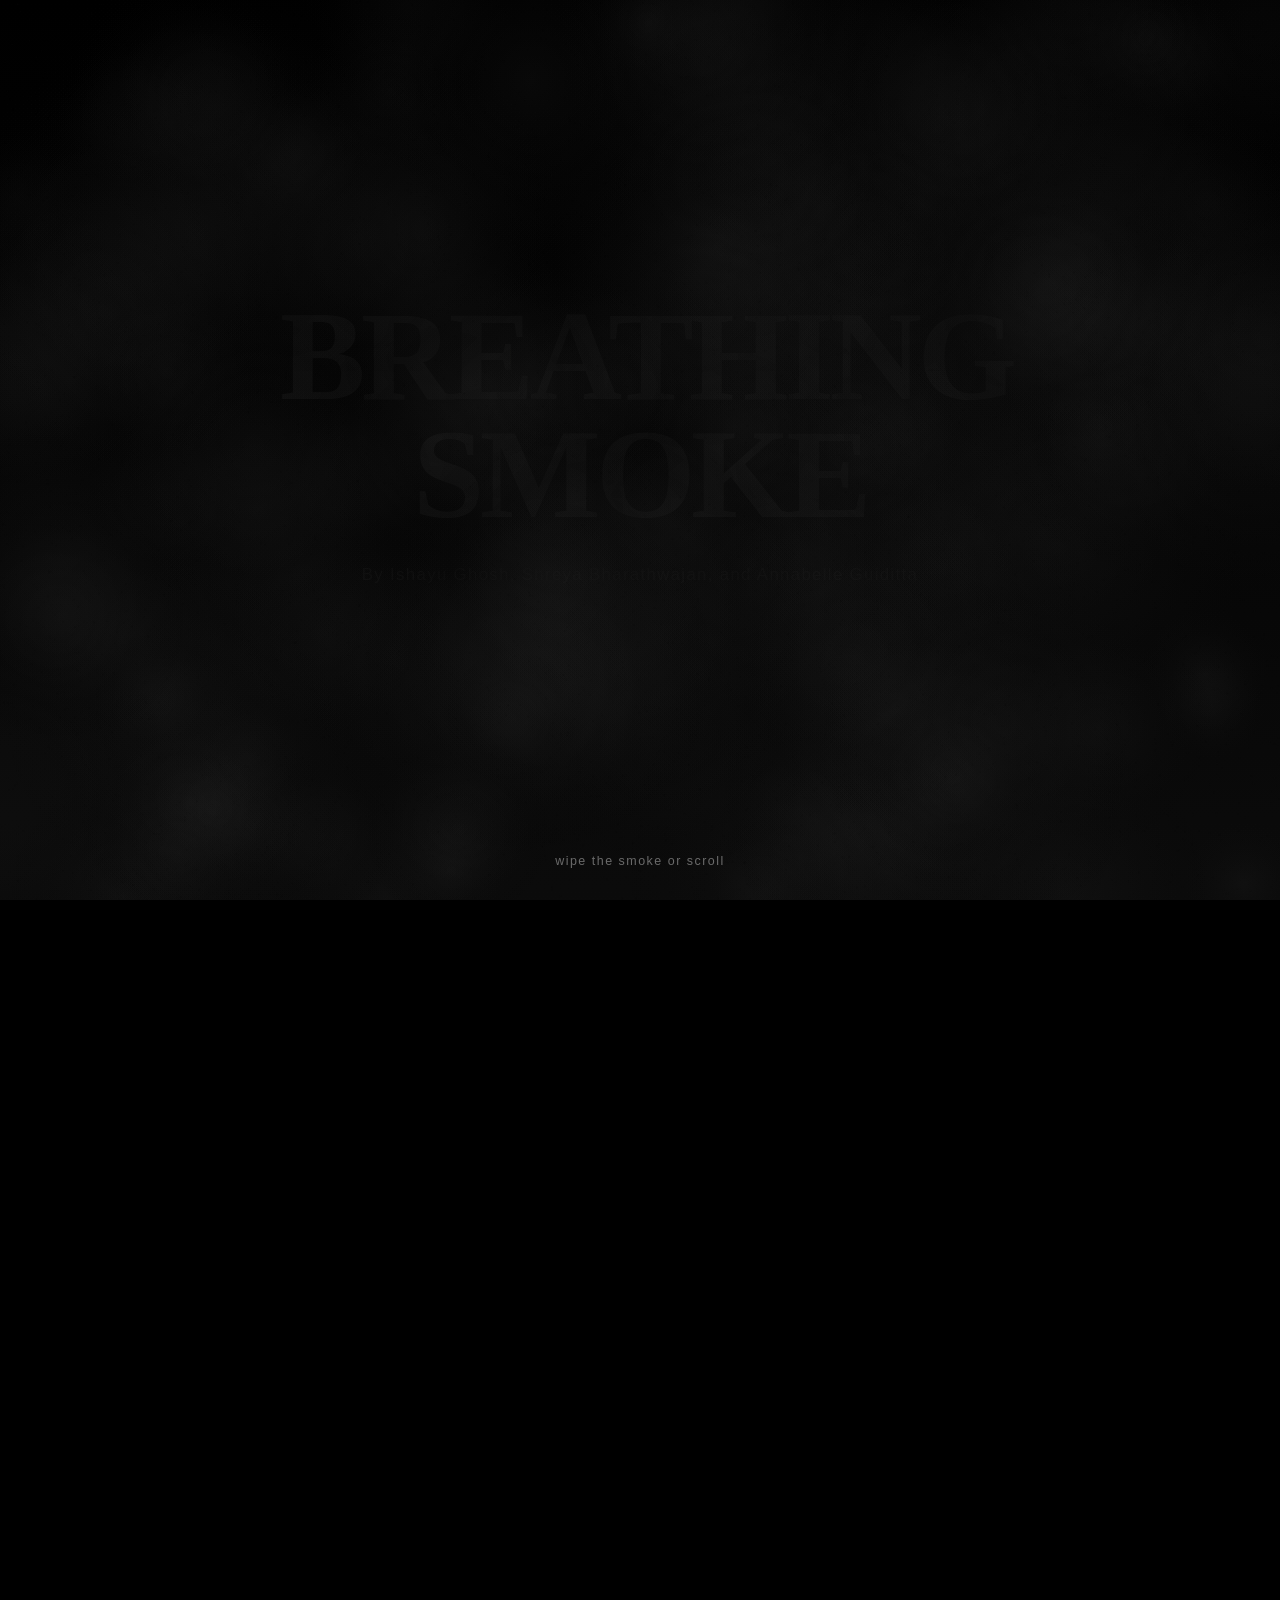
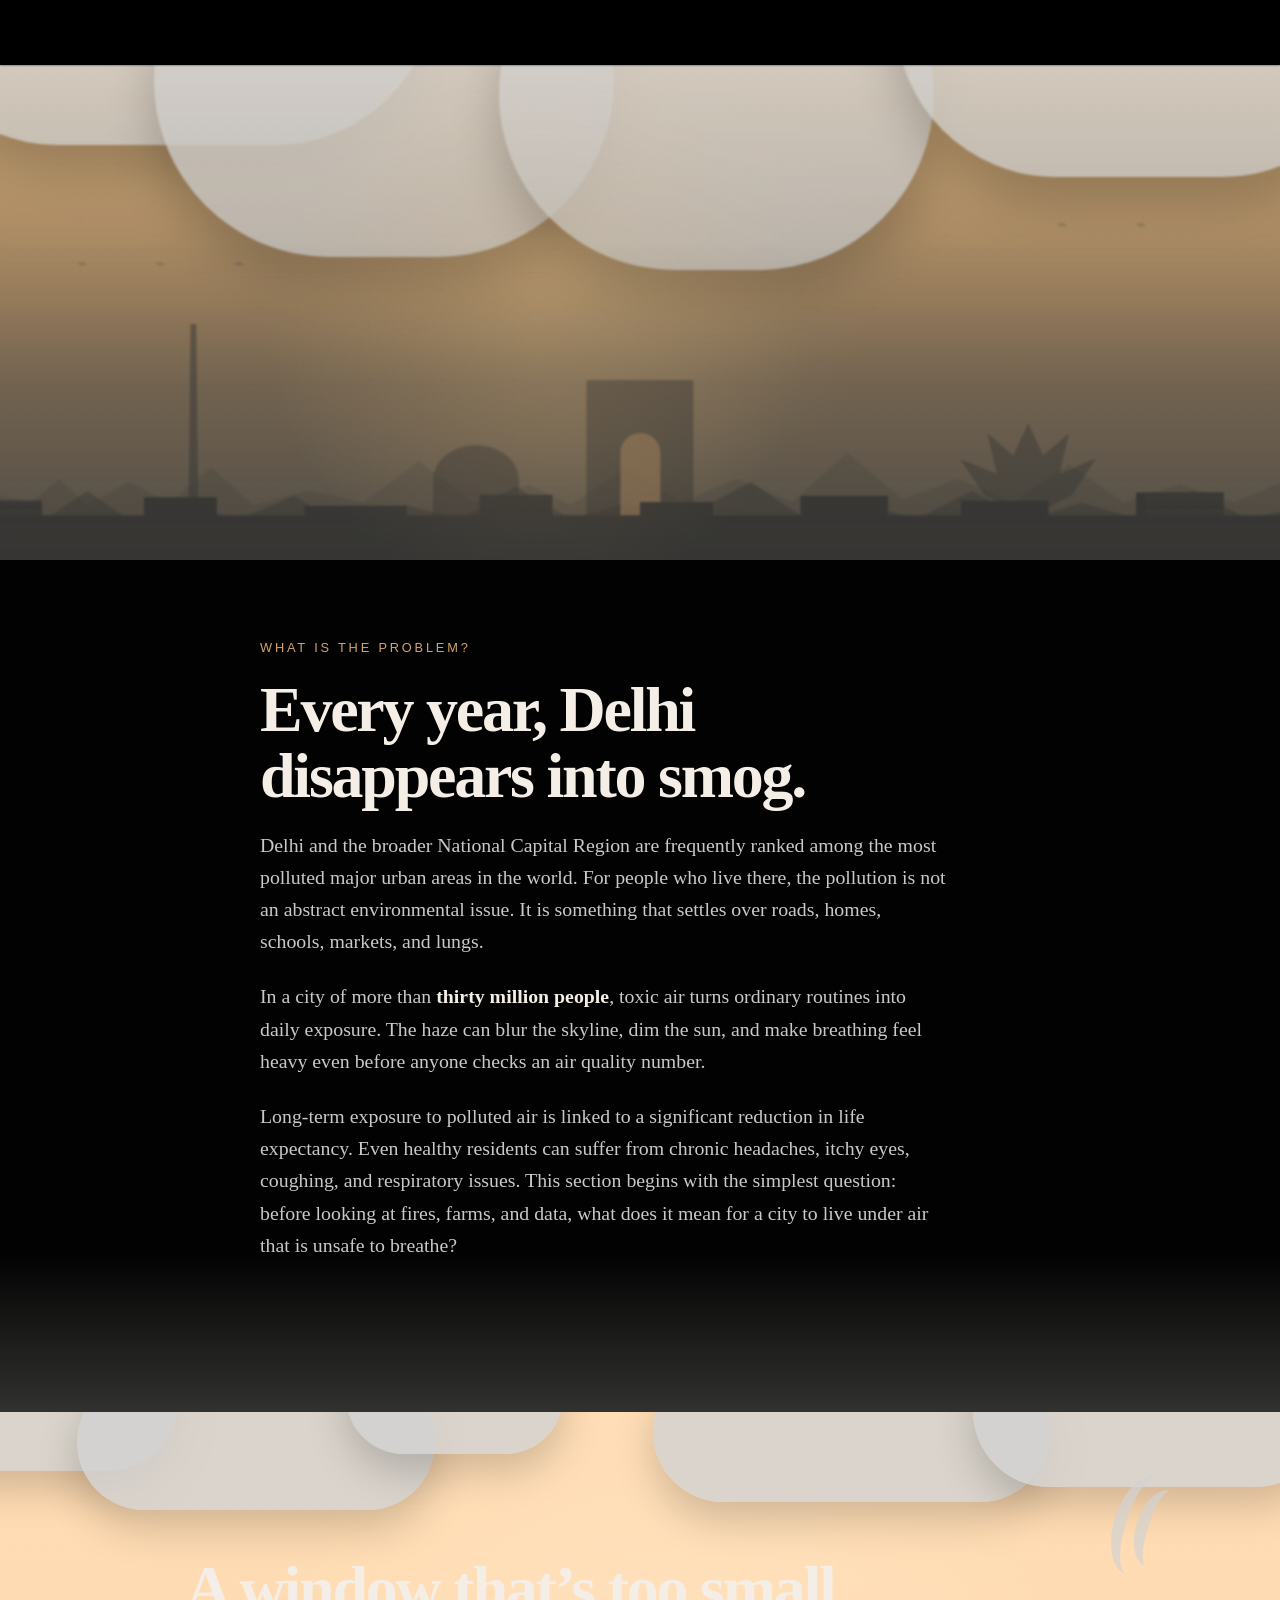
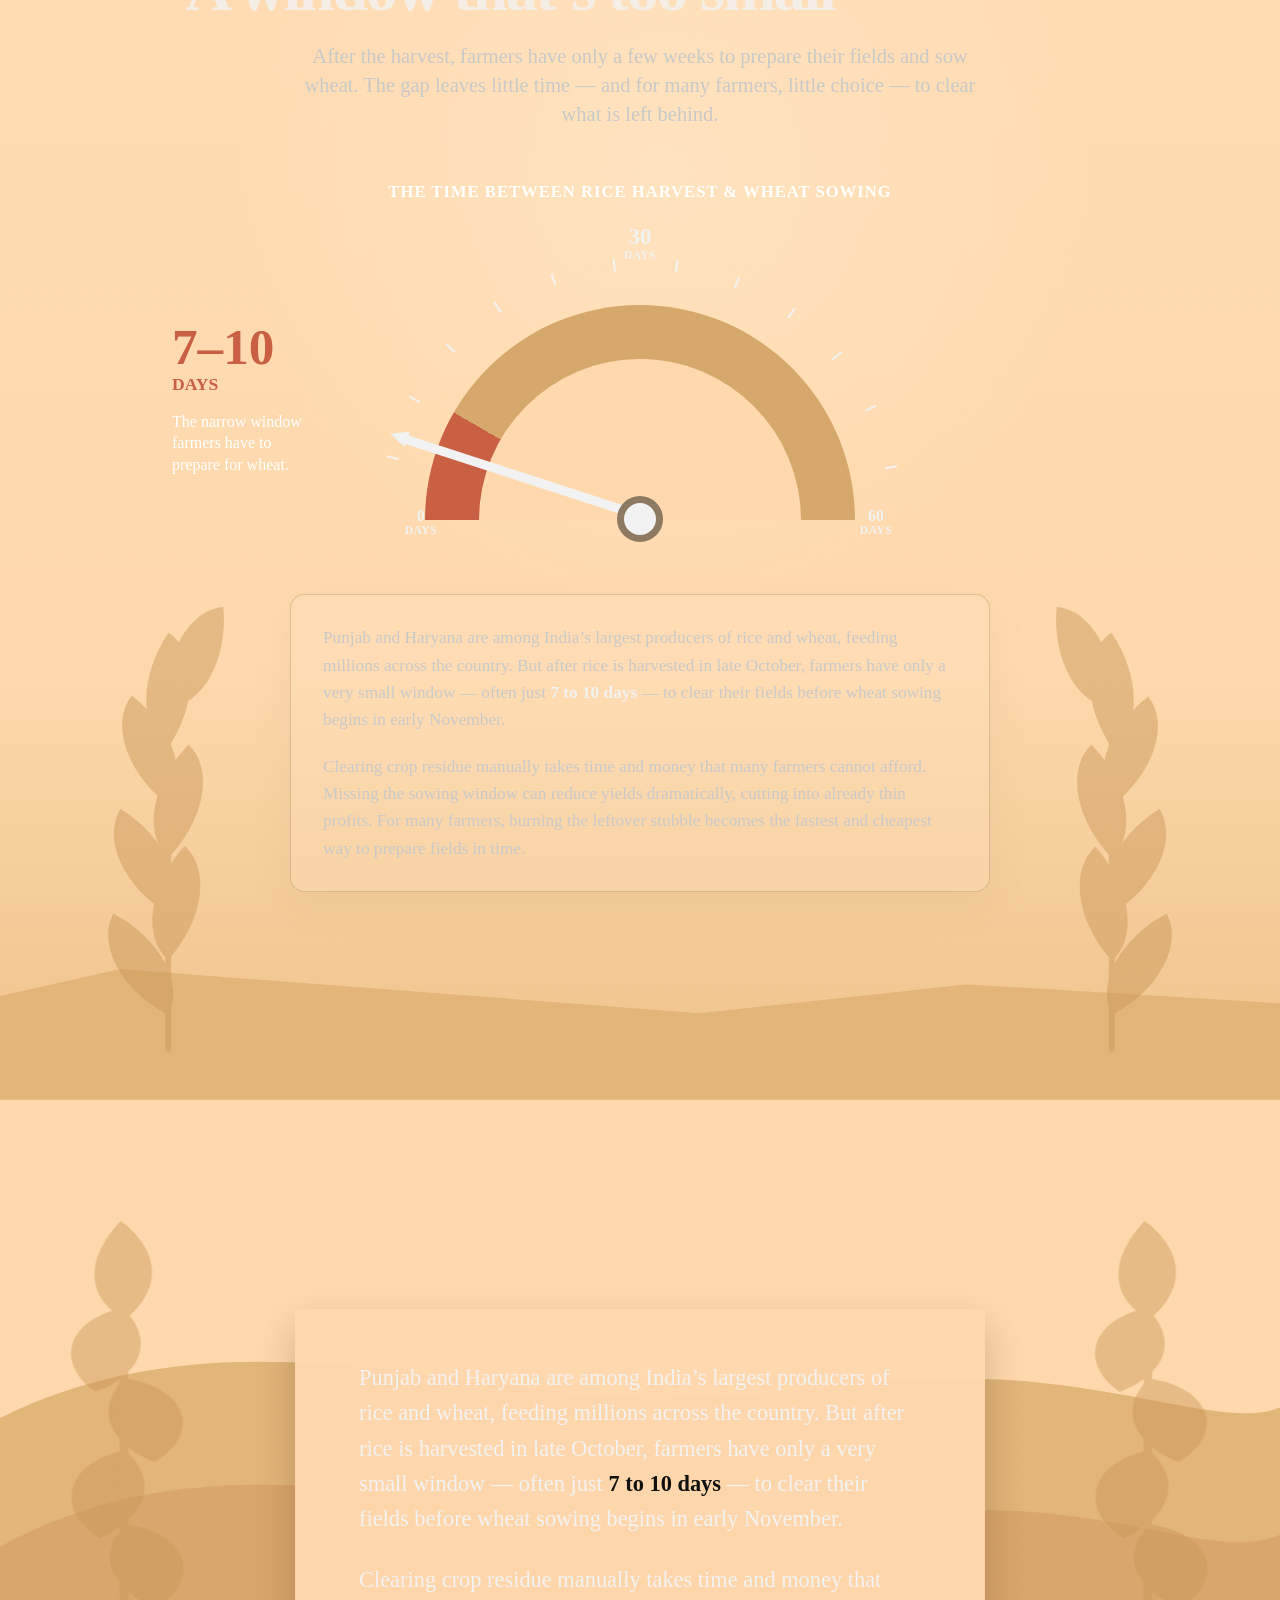
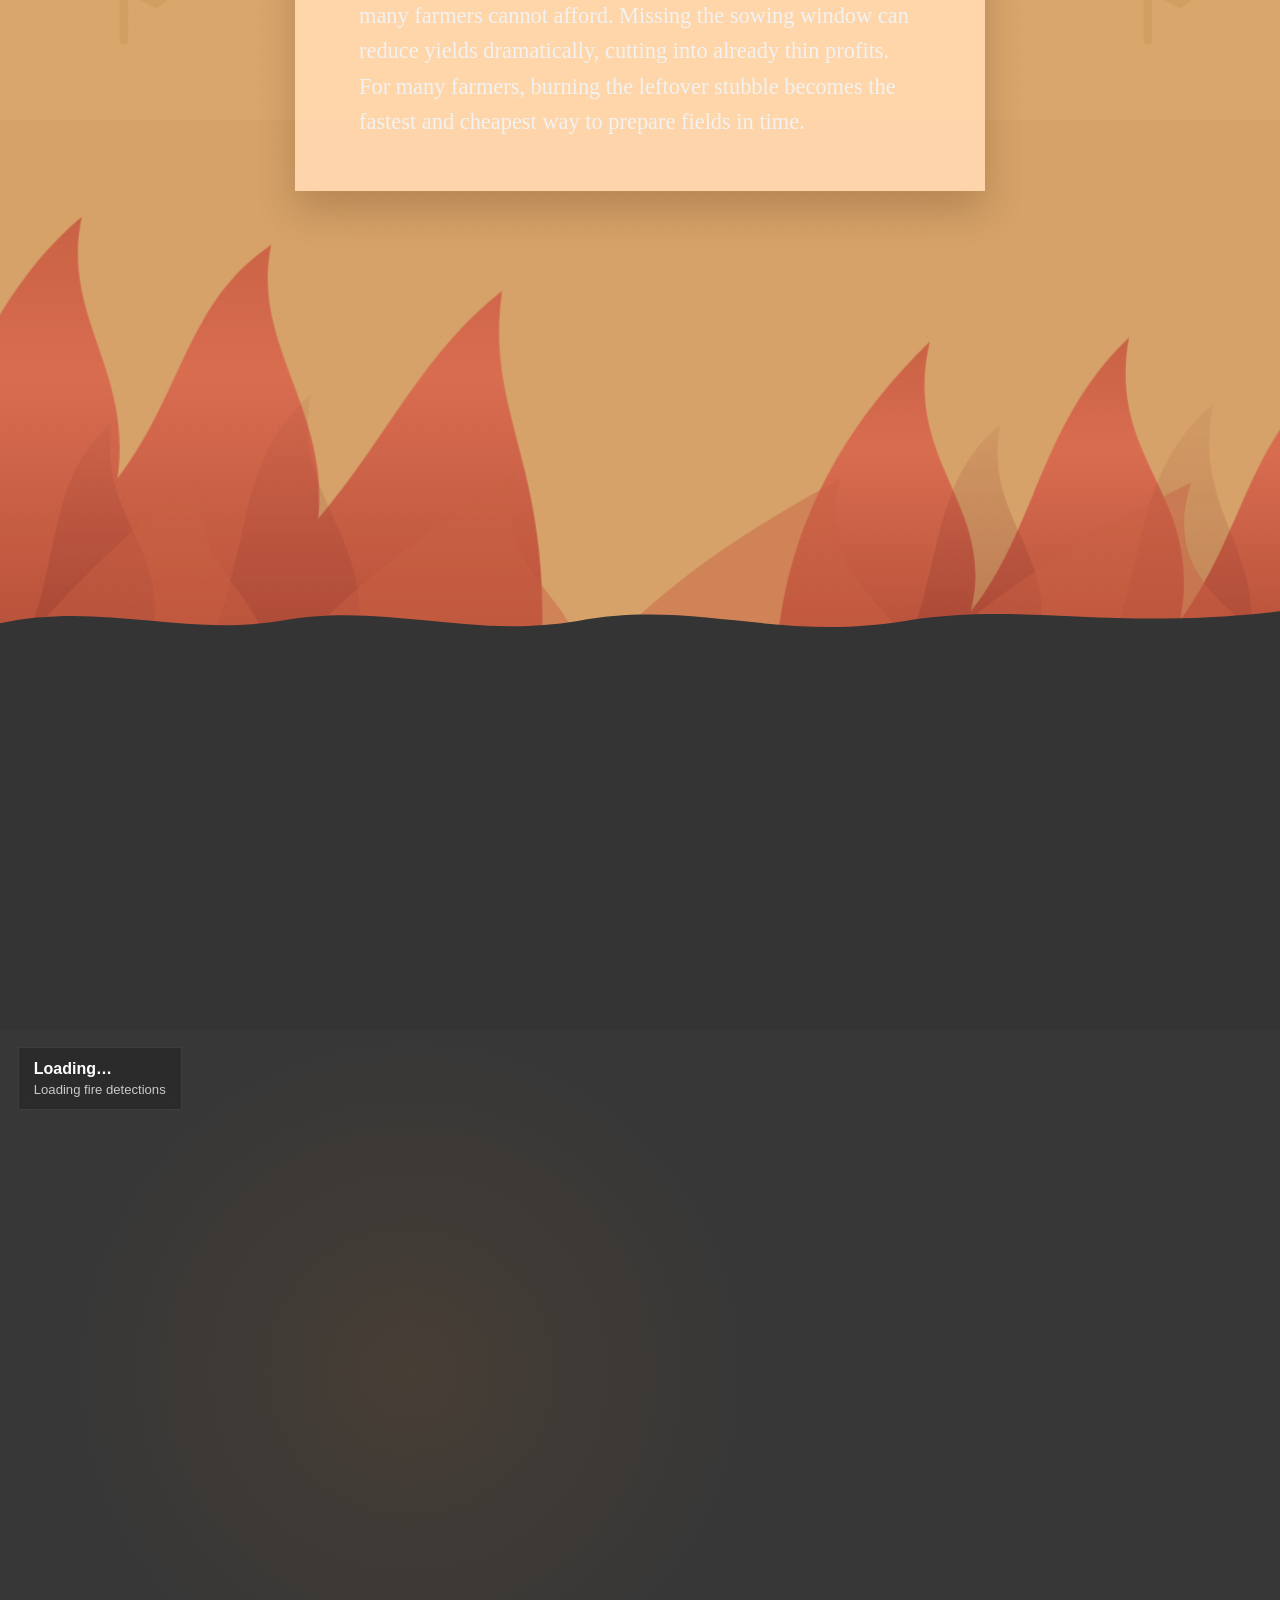
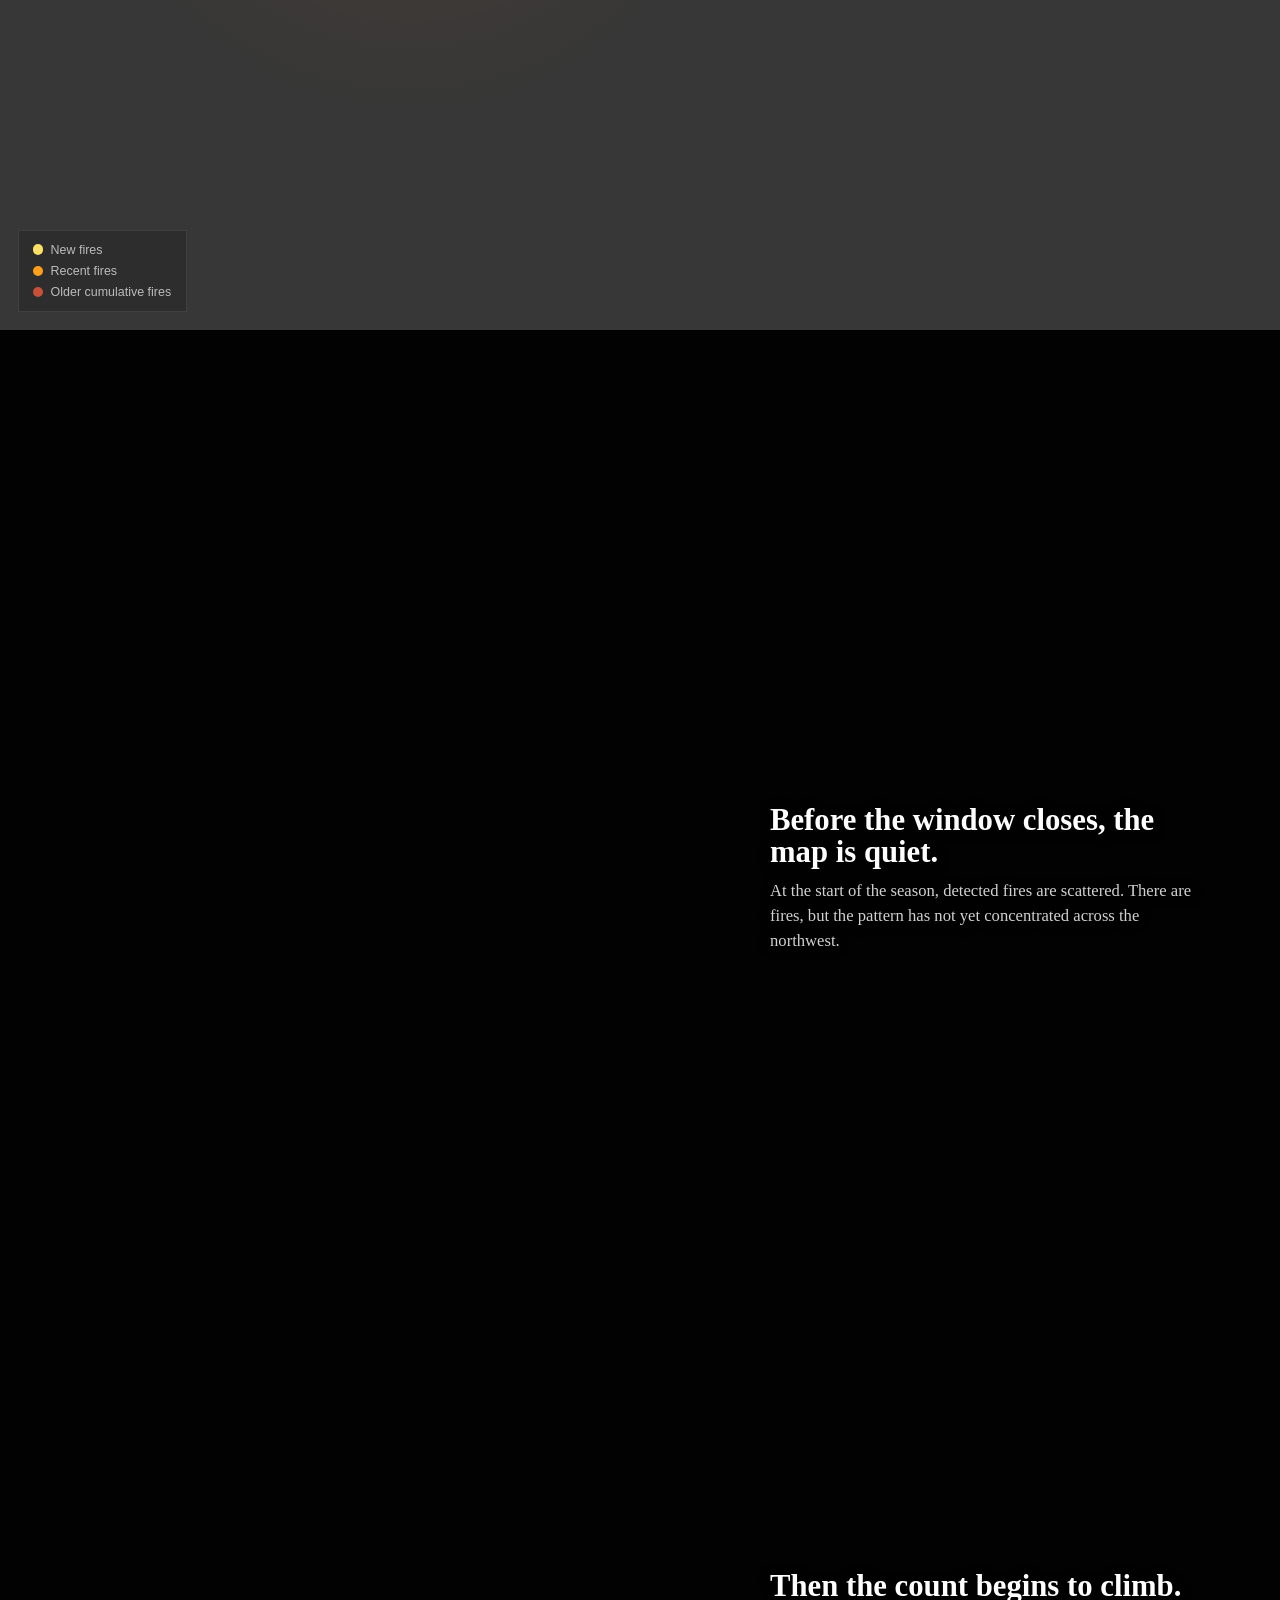
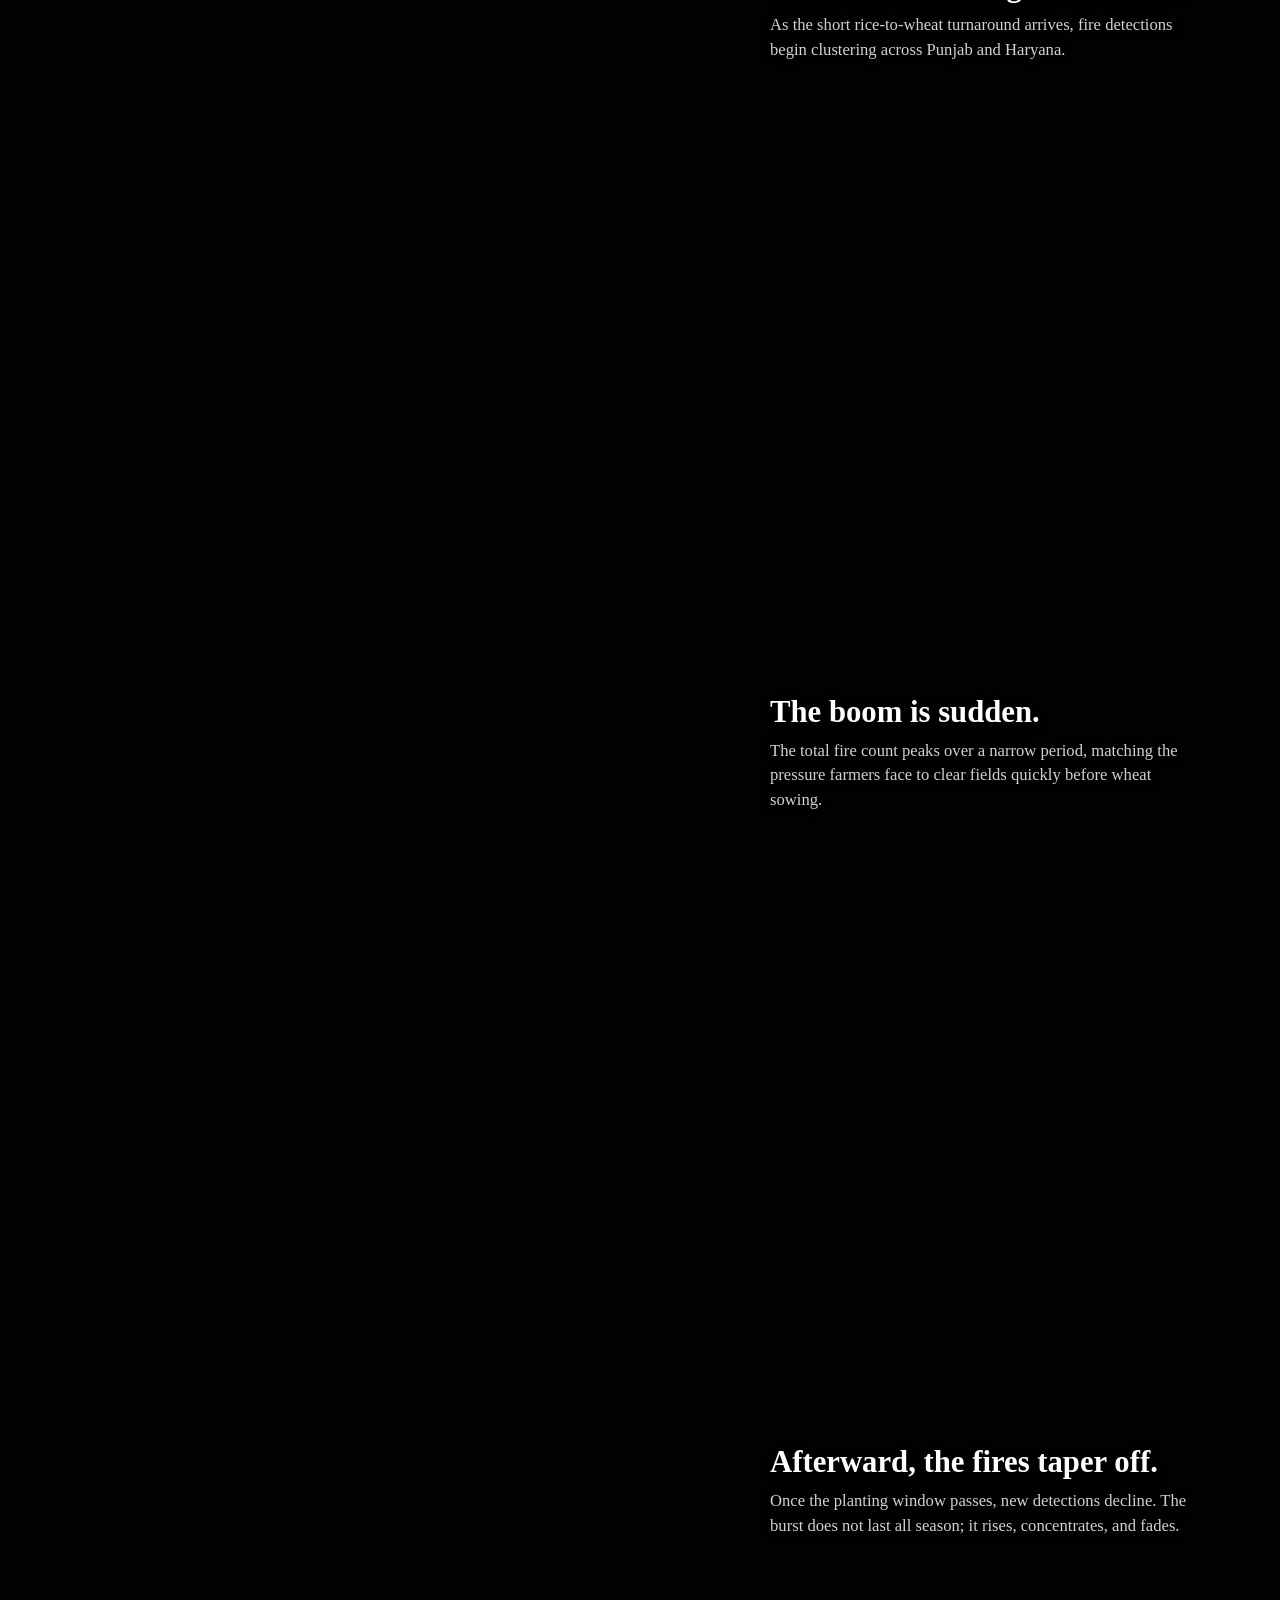
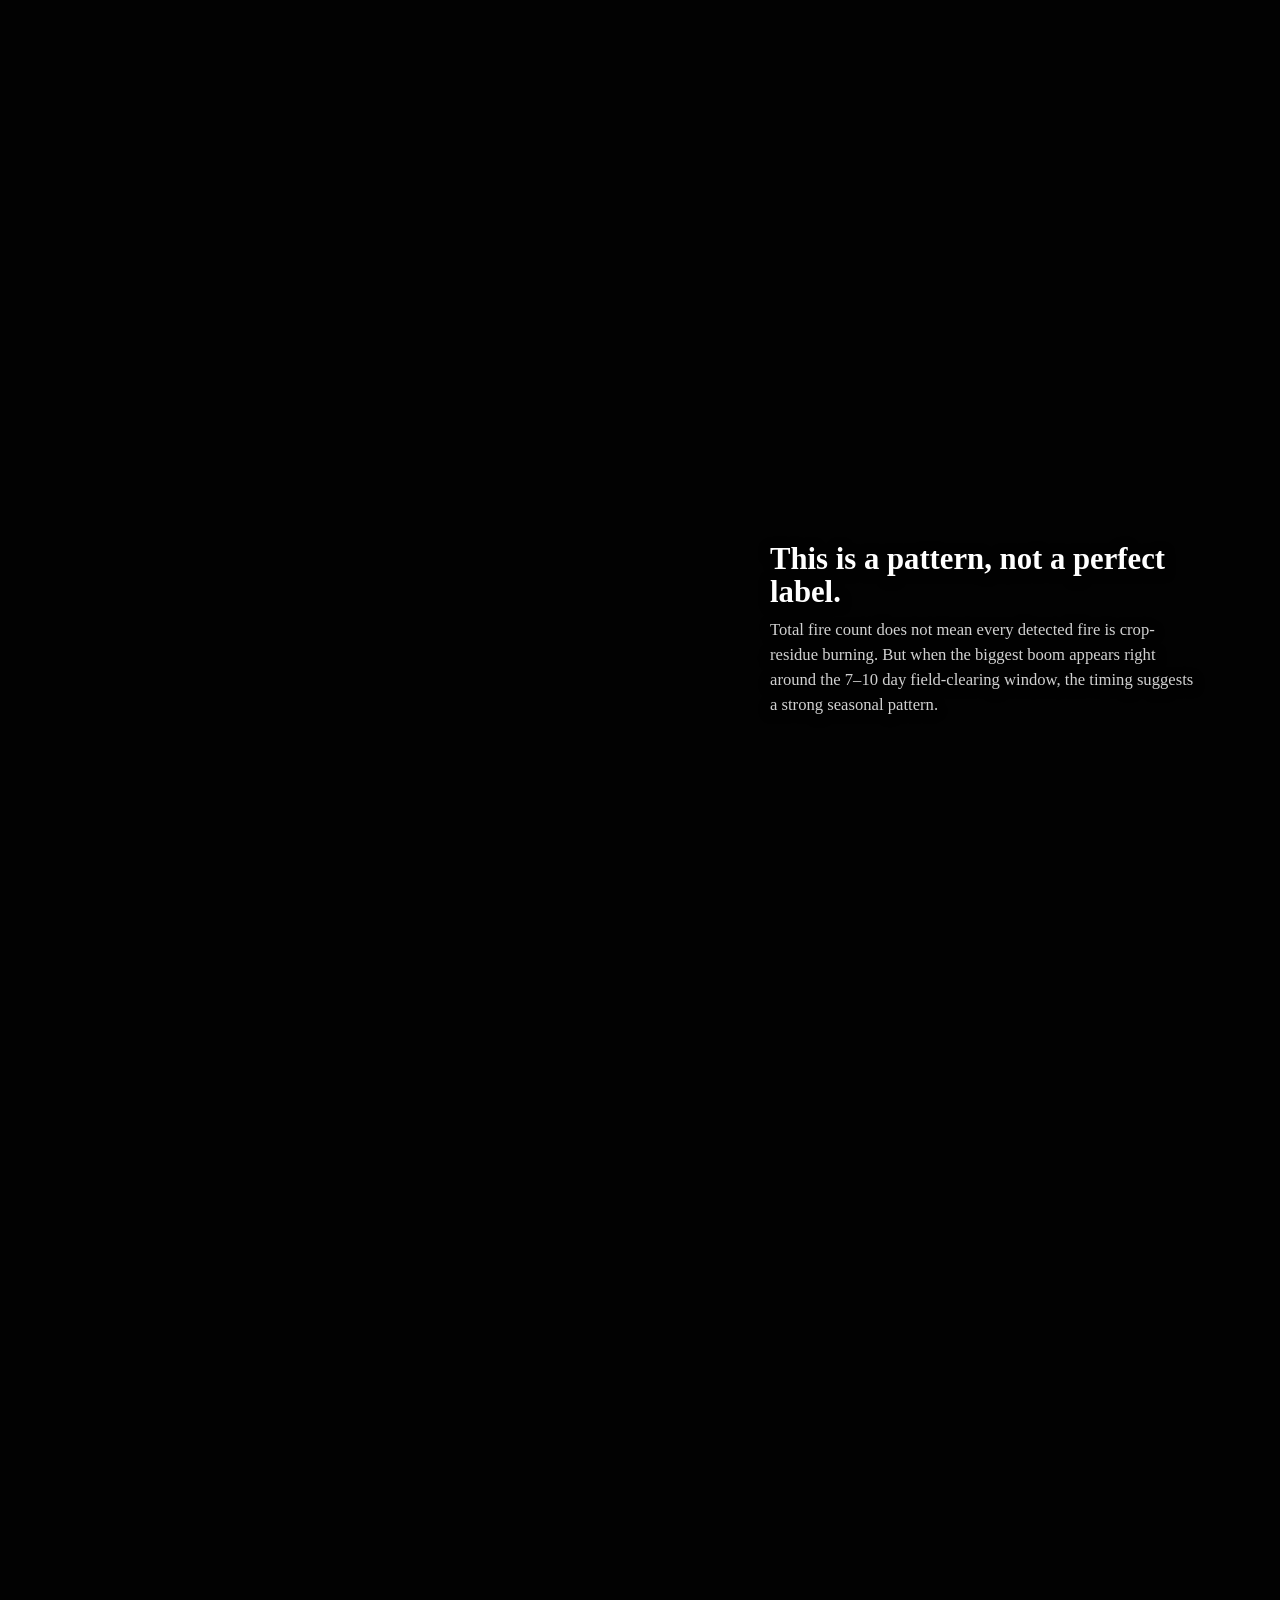
<file: annabelle.html>
<!doctype html>
<html lang="en">
  <head>
    <meta charset="UTF-8" />
    <meta name="viewport" content="width=device-width, initial-scale=1.0" />
    <title>What Is the Problem?</title>
    <style>
      :root {
        --sand: #d8ae78;
        --sand-dark: #ae8054;
        --smoke: #2b2b29;
        --smoke-soft: rgba(43, 43, 41, 0.72);
        --panel: #3f3f3d;
        --paper: #eee6dc;
        --muted: rgba(238, 230, 220, 0.76);
        --gold: #d2a36e;
      }

      * {
        box-sizing: border-box;
      }

      html,
      body {
        margin: 0;
        min-height: 100%;
        background: var(--panel);
        color: var(--paper);
        font-family: Georgia, "Times New Roman", serif;
        overflow-x: hidden;
      }

      .problem-section {
        position: relative;
        min-height: 118vh;
        overflow: hidden;
        background: var(--panel);
      }

      /* large black smoke shape, like the Figma/generation reference */
      .smoke-cap {
        position: absolute;
        z-index: 5;
        left: -8vw;
        right: -8vw;
        top: -15rem;
        height: 28rem;
        pointer-events: none;
      }

      .smoke-cap span {
        position: absolute;
        display: block;
        background: var(--smoke);
        border-radius: 999px;
        box-shadow: 0 26px 48px rgba(0, 0, 0, 0.22);
      }

      .smoke-cap span:nth-child(1) {
        width: 42vw;
        height: 20rem;
        left: 0;
        top: 0;
      }
      .smoke-cap span:nth-child(2) {
        width: 36vw;
        height: 22rem;
        left: 20vw;
        top: 5rem;
      }
      .smoke-cap span:nth-child(3) {
        width: 34vw;
        height: 22rem;
        left: 47vw;
        top: 5.8rem;
      }
      .smoke-cap span:nth-child(4) {
        width: 38vw;
        height: 20rem;
        right: 0;
        top: 2rem;
      }

      .city-stage {
        position: relative;
        height: 55vh;
        min-height: 430px;
        max-height: 620px;
        overflow: hidden;
        background:
          radial-gradient(
            circle at 50% 44%,
            rgba(232, 198, 145, 0.32),
            transparent 34%
          ),
          linear-gradient(to bottom, #d1aa76 0%, #c79d6b 47%, #73695c 100%);
      }

      .city-stage::before {
        content: "";
        position: absolute;
        inset: 0;
        background:
          radial-gradient(
            circle at 42% 48%,
            rgba(243, 202, 143, 0.24),
            transparent 36%
          ),
          linear-gradient(
            to bottom,
            rgba(255, 230, 184, 0.08),
            rgba(54, 54, 51, 0.42)
          );
        z-index: 1;
      }

      .city-stage::after {
        content: "";
        position: absolute;
        left: 0;
        right: 0;
        bottom: 0;
        height: 64%;
        z-index: 9;
        background: linear-gradient(
          to bottom,
          transparent 0%,
          rgba(63, 63, 61, 0.18) 45%,
          var(--panel) 100%
        );
      }

      .birds {
        position: absolute;
        inset: 0;
        z-index: 4;
        opacity: 0.38;
        color: #4b4844;
        font-family: Arial, sans-serif;
        font-size: 1.05rem;
        letter-spacing: 2rem;
      }

      .birds::before {
        content: "⌁  ⌁   ⌁";
        position: absolute;
        left: 6vw;
        top: 38%;
      }

      .birds::after {
        content: "⌁  ⌁";
        position: absolute;
        right: 8vw;
        top: 30%;
      }

      .skyline {
        position: absolute;
        left: -4vw;
        right: -4vw;
        bottom: -1px;
        height: 76%;
        z-index: 3;
      }

      .layer {
        position: absolute;
        left: 0;
        right: 0;
        bottom: 0;
      }

      .layer.back {
        height: 78%;
        opacity: 0.24;
        background:
          linear-gradient(to top, #3d3b38 0 50%, transparent 78%),
          repeating-linear-gradient(
            to right,
            transparent 0 2.2rem,
            #3c3a37 2.2rem 3rem,
            transparent 3rem 4.3rem
          );
        clip-path: polygon(
          0 82%,
          3% 77%,
          6% 80%,
          8% 72%,
          10% 81%,
          13% 73%,
          16% 80%,
          19% 68%,
          22% 81%,
          26% 76%,
          30% 80%,
          34% 66%,
          38% 80%,
          42% 74%,
          45% 81%,
          49% 68%,
          53% 80%,
          57% 72%,
          61% 80%,
          65% 63%,
          69% 79%,
          73% 72%,
          77% 80%,
          81% 67%,
          85% 80%,
          89% 74%,
          93% 80%,
          97% 72%,
          100% 79%,
          100% 100%,
          0 100%
        );
      }

      .layer.mid {
        height: 62%;
        opacity: 0.46;
        background:
          linear-gradient(to top, #343331 0 58%, transparent 84%),
          repeating-linear-gradient(
            to right,
            transparent 0 2.1rem,
            #343331 2.1rem 3.05rem,
            transparent 3.05rem 4.3rem
          );
        clip-path: polygon(
          0 84%,
          4% 78%,
          7% 82%,
          10% 70%,
          13% 82%,
          17% 76%,
          21% 82%,
          25% 72%,
          28% 83%,
          33% 76%,
          37% 82%,
          41% 68%,
          45% 82%,
          49% 75%,
          53% 82%,
          58% 66%,
          62% 82%,
          66% 75%,
          70% 82%,
          74% 70%,
          78% 82%,
          82% 75%,
          86% 82%,
          90% 70%,
          94% 82%,
          100% 74%,
          100% 100%,
          0 100%
        );
      }

      .monument {
        position: absolute;
        bottom: 12%;
        background: rgba(52, 51, 49, 0.52);
        z-index: 5;
        filter: blur(0.2px);
      }

      .qutub {
        left: 17%;
        width: 1.2rem;
        height: 12rem;
        clip-path: polygon(35% 0, 65% 0, 76% 100%, 24% 100%);
      }

      .india-gate {
        left: 50%;
        width: 6.7rem;
        height: 8.5rem;
        transform: translateX(-50%);
        border-radius: 0.15rem 0.15rem 0 0;
      }

      .india-gate::before {
        content: "";
        position: absolute;
        left: 50%;
        bottom: 0;
        width: 2.5rem;
        height: 5.2rem;
        transform: translateX(-50%);
        background: #c79864;
        border-radius: 1.25rem 1.25rem 0 0;
        opacity: 0.6;
      }

      .lotus {
        right: 17%;
        width: 8.5rem;
        height: 5.8rem;
        background: rgba(52, 51, 49, 0.48);
        clip-path: polygon(
          50% 0,
          61% 35%,
          80% 11%,
          73% 55%,
          100% 38%,
          82% 78%,
          52% 100%,
          18% 78%,
          0 39%,
          27% 55%,
          20% 11%,
          39% 35%
        );
      }

      .dome {
        left: 35%;
        width: 5.4rem;
        height: 4.4rem;
        border-radius: 50% 50% 0 0;
      }

      .front-slums {
        position: absolute;
        left: -3vw;
        right: -3vw;
        bottom: 0;
        height: 32%;
        z-index: 7;
        background: #333230;
        clip-path: polygon(
          0 62%,
          4% 62%,
          4% 50%,
          9% 50%,
          9% 62%,
          16% 62%,
          16% 47%,
          21% 47%,
          21% 62%,
          27% 62%,
          27% 54%,
          34% 54%,
          34% 62%,
          39% 62%,
          39% 45%,
          44% 45%,
          44% 62%,
          50% 62%,
          50% 51%,
          55% 51%,
          55% 62%,
          61% 62%,
          61% 46%,
          67% 46%,
          67% 62%,
          72% 62%,
          72% 50%,
          78% 50%,
          78% 62%,
          84% 62%,
          84% 43%,
          90% 43%,
          90% 62%,
          96% 62%,
          96% 52%,
          100% 52%,
          100% 100%,
          0 100%
        );
      }

      .front-slums::before,
      .front-slums::after {
        content: "";
        position: absolute;
        bottom: 38%;
        width: 14rem;
        height: 11rem;
        opacity: 0.92;
        background:
          linear-gradient(#2e2e2c, #2e2e2c) 0 0 / 100% 0.8rem no-repeat,
          repeating-linear-gradient(
            to bottom,
            #383735 0 1.15rem,
            #30302e 1.15rem 1.32rem
          );
      }

      .front-slums::before {
        left: 0;
      }
      .front-slums::after {
        right: 0;
      }

      .haze {
        position: absolute;
        inset: 0;
        z-index: 8;
        pointer-events: none;
        background:
          radial-gradient(
            circle at 42% 54%,
            rgba(222, 179, 119, 0.16),
            transparent 34%
          ),
          linear-gradient(
            to bottom,
            rgba(218, 174, 120, 0.08),
            rgba(63, 63, 61, 0.35)
          );
        backdrop-filter: blur(1.2px);
      }

      .text-panel {
        position: relative;
        z-index: 12;
        width: min(760px, calc(100% - 3rem));
        margin: 0 auto;
        padding: clamp(3.2rem, 7vw, 5rem) 0 clamp(7rem, 10vw, 9rem);
        background: transparent;
      }

      .kicker {
        margin: 0 0 1.4rem;
        font-family: Arial, Helvetica, sans-serif;
        font-size: clamp(0.72rem, 1vw, 0.86rem);
        letter-spacing: 0.22em;
        text-transform: uppercase;
        color: var(--gold);
      }

      h1 {
        margin: 0 0 2.1rem;
        max-width: 720px;
        color: #f4eee6;
        font-size: clamp(2.35rem, 4.6vw, 4.35rem);
        line-height: 1.07;
        letter-spacing: -0.035em;
        text-wrap: balance;
      }

      .body-copy {
        max-width: 690px;
        color: var(--muted);
        font-size: clamp(1.15rem, 1.55vw, 1.44rem);
        line-height: 1.62;
      }

      .body-copy p {
        margin: 0 0 1.45rem;
      }

      .body-copy strong {
        color: #f4eee6;
        font-weight: 700;
      }

      .grain {
        position: absolute;
        inset: 0;
        z-index: 20;
        pointer-events: none;
        opacity: 0.16;
        mix-blend-mode: overlay;
        background-image:
          radial-gradient(
            circle at 20% 30%,
            rgba(255, 255, 255, 0.7) 0 1px,
            transparent 1px
          ),
          radial-gradient(
            circle at 80% 60%,
            rgba(0, 0, 0, 0.8) 0 1px,
            transparent 1px
          );
        background-size:
          18px 18px,
          25px 25px;
      }

      .bottom-haze {
        position: absolute;
        left: 0;
        right: 0;
        bottom: 0;
        height: 18vh;
        z-index: 18;
        pointer-events: none;
        background: linear-gradient(
          to bottom,
          transparent,
          rgba(63, 63, 61, 0.78)
        );
      }

      @media (max-width: 700px) {
        .problem-section {
          min-height: 130vh;
        }

        .city-stage {
          height: 44vh;
          min-height: 340px;
        }

        .qutub {
          left: 10%;
          transform: scale(0.72);
          transform-origin: bottom center;
        }
        .india-gate {
          transform: translateX(-50%) scale(0.72);
          transform-origin: bottom center;
        }
        .lotus {
          right: 9%;
          transform: scale(0.72);
          transform-origin: bottom center;
        }
        .dome {
          transform: scale(0.72);
          transform-origin: bottom center;
        }

        .text-panel {
          width: min(560px, calc(100% - 2.3rem));
          padding-top: 2.8rem;
        }
      }

      :root {
        --cream: #ffd9ad;
        --sand: #e2b579;
        --wheat: #c99858;
        --brown: #6d5136;
        --ink: #343434;
        --muted: rgba(52, 52, 52, 0.72);
        --burn: #c65b3a;
        --smoke: #3c3c39;
      }

      * {
        box-sizing: border-box;
      }

      html,
      body {
        margin: 0;
        min-height: 100%;
        background: var(--cream);
        color: var(--ink);
        font-family: Georgia, "Times New Roman", serif;
        overflow-x: hidden;
      }

      .farmer-window {
        position: relative;
        min-height: 108vh;
        overflow: hidden;
        background:
          radial-gradient(
            circle at 52% 28%,
            rgba(255, 230, 196, 0.72),
            transparent 38%
          ),
          linear-gradient(to bottom, #ffdcb4 0%, var(--cream) 66%, #edc28a 100%);
      }

      .smoke-top {
        position: absolute;
        left: -4vw;
        right: -4vw;
        top: -7.5rem;
        height: 14rem;
        z-index: 5;
        pointer-events: none;
      }

      .smoke-top span {
        position: absolute;
        display: block;
        background: var(--smoke);
        border-radius: 999px;
        box-shadow: 0 18px 40px rgba(0, 0, 0, 0.18);
      }

      .smoke-top span:nth-child(1) {
        width: 20vw;
        height: 9rem;
        left: -2vw;
        top: 2.2rem;
      }
      .smoke-top span:nth-child(2) {
        width: 28vw;
        height: 8.4rem;
        left: 10vw;
        top: 5.2rem;
      }
      .smoke-top span:nth-child(3) {
        width: 17vw;
        height: 7.2rem;
        left: 31vw;
        top: 2.9rem;
      }
      .smoke-top span:nth-child(4) {
        width: 31vw;
        height: 8.8rem;
        right: 22vw;
        top: 4.3rem;
      }
      .smoke-top span:nth-child(5) {
        width: 28vw;
        height: 9.5rem;
        right: 0;
        top: 2.7rem;
      }

      .smoke-wisp {
        position: absolute;
        right: 8.5vw;
        top: 3.8rem;
        width: 4.2rem;
        height: 8rem;
        z-index: 6;
        opacity: 0.85;
      }

      .smoke-wisp::before,
      .smoke-wisp::after {
        content: "";
        position: absolute;
        border-radius: 50%;
        border-left: 0.75rem solid var(--smoke);
        transform: rotate(18deg);
      }

      .smoke-wisp::before {
        width: 2.8rem;
        height: 6.5rem;
        left: 0.6rem;
        top: 0;
      }

      .smoke-wisp::after {
        width: 2.1rem;
        height: 5rem;
        left: 2rem;
        top: 1rem;
      }

      .content {
        position: relative;
        z-index: 10;
        width: min(980px, calc(100% - 3rem));
        margin: 0 auto;
        padding: clamp(6.5rem, 12vw, 9rem) 0 13rem;
        text-align: center;
      }

      h1 {
        margin: 0 0 1.3rem;
        font-size: clamp(2.7rem, 5vw, 4.6rem);
        line-height: 1.02;
        letter-spacing: -0.035em;
      }

      .lede {
        max-width: 690px;
        margin: 0 auto 3.3rem;
        color: var(--muted);
        font-size: clamp(1rem, 1.6vw, 1.35rem);
        line-height: 1.42;
      }

      .chart-title {
        margin: 0 0 1.4rem;
        font-size: clamp(0.95rem, 1.3vw, 1.12rem);
        letter-spacing: 0.06em;
        text-transform: uppercase;
        font-weight: 700;
      }

      .clock-row {
        position: relative;
        display: grid;
        grid-template-columns: 180px minmax(420px, 560px) 180px;
        align-items: center;
        justify-content: center;
        gap: 0.5rem;
        margin: 0 auto 2.5rem;
        width: fit-content;
      }

      .days-note {
        text-align: left;
        align-self: center;
        transform: translateY(10px);
      }

      .days-note .big {
        color: var(--burn);
        font-weight: 700;
        font-size: clamp(2.2rem, 4vw, 3.5rem);
        line-height: 0.9;
      }

      .days-note .label {
        margin-top: 0.25rem;
        color: var(--burn);
        font-size: 1.1rem;
        font-weight: 700;
      }

      .days-note p {
        margin: 1rem 0 0;
        max-width: 150px;
        font-size: 1rem;
        line-height: 1.32;
      }

      .gauge {
        position: relative;
        height: 330px;
      }

      .arc {
        position: absolute;
        left: 50%;
        bottom: 34px;
        width: 430px;
        height: 215px;
        transform: translateX(-50%);
        border-radius: 430px 430px 0 0;
        background: conic-gradient(
          from 270deg at 50% 100%,
          var(--burn) 0deg 30deg,
          #d7a86b 30deg 180deg,
          transparent 180deg 360deg
        );
        overflow: hidden;
      }

      .arc::after {
        content: "";
        position: absolute;
        left: 54px;
        right: 54px;
        bottom: 0;
        height: 161px;
        background: var(--cream);
        border-radius: 322px 322px 0 0;
      }

      .tick {
        position: absolute;
        left: 50%;
        bottom: 34px;
        width: 1px;
        height: 262px;
        transform-origin: bottom center;
      }

      .tick::before {
        content: "";
        position: absolute;
        top: 0;
        left: 0;
        width: 1.5px;
        height: 12px;
        background: var(--ink);
      }

      .tick:nth-child(2) {
        transform: rotate(-76deg);
      }
      .tick:nth-child(3) {
        transform: rotate(-62deg);
      }
      .tick:nth-child(4) {
        transform: rotate(-48deg);
      }
      .tick:nth-child(5) {
        transform: rotate(-34deg);
      }
      .tick:nth-child(6) {
        transform: rotate(-20deg);
      }
      .tick:nth-child(7) {
        transform: rotate(-6deg);
      }
      .tick:nth-child(8) {
        transform: rotate(8deg);
      }
      .tick:nth-child(9) {
        transform: rotate(22deg);
      }
      .tick:nth-child(10) {
        transform: rotate(36deg);
      }
      .tick:nth-child(11) {
        transform: rotate(50deg);
      }
      .tick:nth-child(12) {
        transform: rotate(64deg);
      }
      .tick:nth-child(13) {
        transform: rotate(78deg);
      }

      .needle {
        position: absolute;
        left: 50%;
        bottom: 34px;
        width: 255px;
        height: 9px;
        background: var(--ink);
        border-radius: 999px;
        transform-origin: left center;
        transform: rotate(198deg);
        z-index: 4;
      }

      .needle::after {
        content: "";
        position: absolute;
        right: -8px;
        top: 50%;
        width: 0;
        height: 0;
        transform: translateY(-50%);
        border-top: 8px solid transparent;
        border-bottom: 8px solid transparent;
        border-left: 18px solid var(--ink);
      }

      .hub {
        position: absolute;
        left: 50%;
        bottom: 12px;
        width: 46px;
        height: 46px;
        transform: translateX(-50%);
        border-radius: 50%;
        background: var(--ink);
        border: 7px solid #8e7a62;
        box-shadow: inset 0 0 0 4px var(--ink);
        z-index: 5;
      }

      .gauge-label {
        position: absolute;
        font-weight: 700;
        color: var(--ink);
        line-height: 1.05;
      }

      .gauge-label span {
        display: block;
        font-size: 0.72rem;
        letter-spacing: 0.04em;
      }

      .gauge-label.zero {
        left: 8%;
        bottom: 18px;
      }
      .gauge-label.thirty {
        left: 50%;
        top: 0;
        transform: translateX(-50%);
        font-size: 1.45rem;
      }
      .gauge-label.sixty {
        right: 5%;
        bottom: 18px;
      }

      .process {
        width: min(700px, 100%);
        margin: 2rem auto 0;
        padding: 1.8rem 2rem;
        border: 1px solid rgba(109, 81, 54, 0.22);
        border-radius: 0.9rem;
        background: rgba(255, 230, 196, 0.28);
        box-shadow: 0 14px 45px rgba(124, 82, 45, 0.06);
        text-align: left;
      }

      .process p {
        margin: 0 0 1.2rem;
        color: var(--muted);
        font-size: 1.08rem;
        line-height: 1.58;
      }

      .process p:last-child {
        margin-bottom: 0;
      }

      .process strong {
        color: var(--ink);
      }

      .crop-left,
      .crop-right {
        position: absolute;
        bottom: 3rem;
        width: 13rem;
        height: 28rem;
        z-index: 4;
        opacity: 0.48;
      }

      .crop-left {
        left: 5vw;
      }
      .crop-right {
        right: 5vw;
        transform: scaleX(-1);
      }

      .stem {
        position: absolute;
        left: 50%;
        bottom: 0;
        width: 0.35rem;
        height: 25rem;
        transform: translateX(-50%);
        background: var(--wheat);
        border-radius: 999px;
      }

      .leaf {
        position: absolute;
        left: 50%;
        width: 4rem;
        height: 6rem;
        background: var(--wheat);
        border-radius: 100% 0 100% 0;
        transform-origin: bottom left;
      }

      .leaf:nth-child(2) {
        bottom: 2.3rem;
        transform: rotate(-62deg);
      }
      .leaf:nth-child(3) {
        bottom: 5.7rem;
        transform: rotate(42deg) scaleX(-1);
      }
      .leaf:nth-child(4) {
        bottom: 8.6rem;
        transform: rotate(-58deg);
      }
      .leaf:nth-child(5) {
        bottom: 12.1rem;
        transform: rotate(44deg) scaleX(-1);
      }
      .leaf:nth-child(6) {
        bottom: 15.4rem;
        transform: rotate(-52deg);
      }
      .leaf:nth-child(7) {
        bottom: 19rem;
        transform: rotate(34deg) scaleX(-1);
      }
      .leaf:nth-child(8) {
        bottom: 21.5rem;
        transform: rotate(-5deg);
      }

      .hill {
        position: absolute;
        left: -8vw;
        right: -8vw;
        bottom: 0;
        height: 12rem;
        z-index: 2;
        background: var(--sand);
        clip-path: polygon(
          0 58%,
          15% 32%,
          37% 45%,
          54% 55%,
          72% 40%,
          100% 53%,
          100% 100%,
          0 100%
        );
      }

      .grain {
        position: absolute;
        inset: 0;
        z-index: 20;
        pointer-events: none;
        opacity: 0.16;
        mix-blend-mode: overlay;
        background-image: radial-gradient(
          circle,
          rgba(120, 82, 45, 0.55) 0 1px,
          transparent 1px
        );
        background-size: 18px 18px;
      }

      @media (max-width: 850px) {
        .clock-row {
          grid-template-columns: 1fr;
          gap: 0.5rem;
        }

        .days-note {
          text-align: center;
          justify-self: center;
        }

        .days-note p {
          max-width: 260px;
        }

        .gauge {
          width: min(560px, 100%);
          margin: 0 auto;
          transform: scale(0.86);
          transform-origin: center;
        }

        .crop-left,
        .crop-right {
          width: 8rem;
          height: 20rem;
          opacity: 0.35;
        }

        .content {
          padding-bottom: 9rem;
        }
      }

      @media (max-width: 600px) {
        .process {
          width: min(340px, 100%);
          padding: 1.4rem;
        }

        .gauge {
          transform: scale(0.67);
          height: 250px;
          margin: -1.7rem auto;
        }

        .crop-left,
        .crop-right {
          display: none;
        }
      }

      :root {
        --cream: #ffd9ad;
        --field: #e2b579;
        --field-dark: #d6a269;
        --card: #ffd8ad;
        --ink: #252525;
        --burn: #c95f43;
        --burn-dark: #a84434;
        --charcoal: #343434;
        --wheat: #c99858;
      }

      * {
        box-sizing: border-box;
      }

      html,
      body {
        margin: 0;
        min-height: 100%;
        background: var(--charcoal);
        font-family: Georgia, "Times New Roman", serif;
        overflow-x: hidden;
      }

      .fire-transition {
        position: relative;
        min-height: 170vh;
        background: var(--charcoal);
        overflow: clip;
      }

      .background-scene {
        position: absolute;
        inset: 0;
        z-index: 1;
      }

      .background-scene svg {
        display: block;
        width: 100%;
        height: 100%;
      }

      .sticky-card-wrap {
        position: sticky;
        top: 0;
        z-index: 5;
        min-height: 100vh;
        display: grid;
        place-items: center;
        padding: 2rem;
      }

      .text-card {
        width: min(690px, calc(100vw - 3rem));
        padding: clamp(2rem, 4vw, 3.2rem) clamp(2.2rem, 5vw, 4rem);
        background: rgba(255, 216, 173, 0.96);
        color: var(--ink);
        box-shadow: 0 18px 36px rgba(72, 45, 26, 0.24);
      }

      .text-card p {
        margin: 0 0 1.6rem;
        font-size: clamp(1.14rem, 1.75vw, 1.55rem);
        line-height: 1.58;
      }

      .text-card p:last-child {
        margin-bottom: 0;
      }

      .text-card strong {
        color: #111;
      }

      .grain {
        position: absolute;
        inset: 0;
        z-index: 8;
        pointer-events: none;
        opacity: 0.11;
        mix-blend-mode: overlay;
        background-image: radial-gradient(
          circle,
          rgba(120, 82, 45, 0.55) 0 1px,
          transparent 1px
        );
        background-size: 18px 18px;
      }

      @media (max-width: 700px) {
        .fire-transition {
          min-height: 185vh;
        }

        .text-card {
          width: min(520px, calc(100vw - 2rem));
        }
      }

      :root {
        --bg: #343434;
        --panel: transparent;
        --ink: #f2f2f2;
        --muted: #c9c9c9;
        --state: #3f3f3f;
        --state-line: #5d5d5d;
        --yellow: #ffe066;
        --orange: #ff9f1c;
        --red: #c84f3a;
      }

      * {
        box-sizing: border-box;
      }

      html,
      body {
        margin: 0;
        background: var(--bg);
        color: white;
        font-family: Georgia, "Times New Roman", serif;
        overflow-x: hidden;
      }

      .fire-scrolly {
        position: relative;
        min-height: 520vh;
        background: var(--bg);
      }

      .scrolly-sticky {
        position: sticky;
        top: 0;
        height: 100vh;
        width: 100vw;
        overflow: hidden;
        z-index: 1;
      }

      .map-wrap {
        position: relative;
        width: 100vw;
        height: 100vh;
      }

      #fire-map {
        position: absolute;
        inset: 0;
        width: 100vw;
        height: 100vh;
        display: block;
        background:
          radial-gradient(
            circle at 32% 38%,
            rgba(255, 139, 30, 0.08),
            transparent 34%
          ),
          #373737;
      }

      .state {
        fill: var(--state);
        stroke: var(--state-line);
        stroke-width: 0.75;
      }

      .state.region-focus {
        fill: #464646;
        stroke: #777;
        stroke-width: 1.2;
      }

      .map-label {
        fill: rgba(255, 255, 255, 0.58);
        font-family: Arial, Helvetica, sans-serif;
        font-size: 14px;
        font-weight: 800;
        letter-spacing: 0.08em;
        text-anchor: middle;
        pointer-events: none;
      }

      .delhi-label {
        fill: rgba(255, 255, 255, 0.86);
        font-family: Arial, Helvetica, sans-serif;
        font-size: 13px;
        font-weight: 700;
      }

      .date-badge {
        position: absolute;
        left: 1.1rem;
        top: 1.1rem;
        padding: 0.75rem 0.95rem;
        background: rgba(20, 20, 20, 0.32);
        border: 1px solid rgba(255, 255, 255, 0.09);
        backdrop-filter: blur(6px);
        font-family: Arial, Helvetica, sans-serif;
      }

      .date-badge .date {
        font-weight: 900;
        font-size: 1rem;
      }

      .date-badge .count {
        margin-top: 0.25rem;
        color: var(--muted);
        font-size: 0.82rem;
      }

      .legend {
        position: absolute;
        left: 1.1rem;
        bottom: 1.1rem;
        display: grid;
        gap: 0.45rem;
        padding: 0.75rem 0.9rem;
        background: rgba(20, 20, 20, 0.28);
        border: 1px solid rgba(255, 255, 255, 0.09);
        font-family: Arial, Helvetica, sans-serif;
        font-size: 0.78rem;
        color: rgba(255, 255, 255, 0.68);
      }

      .legend span {
        display: flex;
        align-items: center;
        gap: 0.45rem;
      }

      .dot {
        width: 0.65rem;
        height: 0.65rem;
        border-radius: 50%;
      }

      .dot.new {
        background: var(--yellow);
      }
      .dot.week {
        background: var(--orange);
      }
      .dot.old {
        background: var(--red);
      }

      .steps {
        position: relative;
        z-index: 5;
        width: min(1120px, 94vw);
        margin: -100vh auto 0;
        padding-top: 120vh;
        padding-bottom: 110vh;
        pointer-events: none;
      }

      .step {
        min-height: 82vh;
        display: flex;
        align-items: center;
        justify-content: flex-end;
      }

      .step:nth-child(even) {
        justify-content: flex-end;
      }

      .annotation {
        width: min(430px, 88vw);
        padding: 0;
        background: transparent;
        color: #f2f2f2;
        box-shadow: none;
        border-radius: 0;
        font-size: clamp(1rem, 1.3vw, 1.16rem);
        line-height: 1.5;
        text-shadow: 0 2px 12px rgba(0, 0, 0, 0.8);
      }

      .annotation h2 {
        margin: 0 0 0.65rem;
        color: white;
        font-size: clamp(1.45rem, 2.4vw, 2.25rem);
        line-height: 1.05;
      }

      .annotation p {
        margin: 0;
        color: rgba(255, 255, 255, 0.82);
      }

      .annotation .note {
        margin-top: 0.8rem;
        font-size: 0.9rem;
        color: rgba(255, 255, 255, 0.64);
      }

      .fire-point {
        mix-blend-mode: screen;
      }

      @media (max-width: 760px) {
        .map-wrap {
          width: 100vw;
          height: 100vh;
        }

        .steps {
          width: calc(100vw - 2rem);
        }

        .step,
        .step:nth-child(even) {
          justify-content: center;
          align-items: end;
          padding-bottom: 10vh;
        }

        .annotation {
          width: 100%;
        }
      }
      :root {
        --bg: #020202;
        --smoke: rgba(210, 210, 210, 0.82);
        --text: rgba(245, 245, 245, 0.88);
      }

      * {
        box-sizing: border-box;
      }

      html,
      body {
        margin: 0;
        min-height: 100%;
        background: var(--bg);
        font-family: Georgia, "Times New Roman", serif;
        overflow-x: hidden;
      }

      body {
        min-height: 185vh;
      }

      .intro-smoke {
        position: sticky;
        top: 0;
        height: 100vh;
        width: 100vw;
        display: grid;
        place-items: center;
        overflow: hidden;
        background:
          radial-gradient(
            circle at 50% 48%,
            rgba(45, 45, 45, 0.35),
            transparent 42%
          ),
          linear-gradient(#020202, #000);
        isolation: isolate;
      }

      .title-stack {
        position: relative;
        z-index: 1;
        filter: brightness(1.08);
        text-align: center;
        color: var(--text);
        letter-spacing: 0.06em;
        text-transform: uppercase;
        opacity: 0;
        transform: translateY(12px);
        animation: titleReveal 1.4s ease forwards 0.35s;
      }

      .title-stack h1 {
        margin: 0;
        font-size: clamp(3.4rem, 10vw, 9.6rem);
        line-height: 0.92;
        font-weight: 700;
        text-shadow: 0 0 26px rgba(255, 255, 255, 0.18);
      }

      .title-stack .byline {
        margin-top: 2rem;
        font-family: Arial, Helvetica, sans-serif;
        font-size: clamp(0.8rem, 1.5vw, 1.05rem);
        letter-spacing: 0.08em;
        text-transform: none;
        color: rgba(245, 245, 245, 0.7);
      }

      #smokeCanvas {
        position: absolute;
        inset: 0;
        z-index: 3;
        width: 100%;
        height: 100%;
        cursor: none;
        transition: opacity 450ms linear;
      }

      .eraser-cursor {
        position: fixed;
        z-index: 5;
        width: 112px;
        height: 112px;
        border-radius: 50%;
        pointer-events: none;
        translate: -50% -50%;
        border: 2px solid rgba(255, 255, 255, 0.5);
        background: rgba(255, 255, 255, 0.08);
        box-shadow:
          0 0 34px rgba(255, 255, 255, 0.22),
          inset 0 0 28px rgba(255, 255, 255, 0.14);
        opacity: 0;
        transition: opacity 180ms ease;
      }

      .intro-smoke:hover .eraser-cursor {
        opacity: 1;
      }

      .scroll-cue {
        position: absolute;
        left: 50%;
        bottom: 2rem;
        z-index: 4;
        transform: translateX(-50%);
        font-family: Arial, Helvetica, sans-serif;
        font-size: 0.78rem;
        letter-spacing: 0.12em;
        color: rgba(255, 255, 255, 0.52);
        opacity: 0.75;
      }

      .after-space {
        height: 85vh;
        background: #000;
      }

      @keyframes titleReveal {
        to {
          opacity: 1;
          transform: translateY(0);
        }
      }
    </style>
  </head>

  <body>
    <section class="intro-smoke" aria-label="Breathing Smoke intro sequence">
      <div class="title-stack">
        <h1>Breathing<br />Smoke</h1>
        <p class="byline">
          By Ishayu Ghosh, Shreya Bharathwajan, and Annabelle Guiditta
        </p>
      </div>

      <canvas id="smokeCanvas"></canvas>
      <div class="eraser-cursor" aria-hidden="true"></div>
      <div class="scroll-cue">wipe the smoke or scroll</div>
    </section>

    <section class="after-space" aria-hidden="true"></section>

    <script>
      const canvas = document.querySelector("#smokeCanvas");
      const ctx = canvas.getContext("2d");
      const intro = document.querySelector(".intro-smoke");
      const cursor = document.querySelector(".eraser-cursor");

      let width = 0;
      let height = 0;
      let lastPoint = null;
      let smokePatternReady = false;

      function resizeCanvas() {
        const dpr = window.devicePixelRatio || 1;
        width = window.innerWidth;
        height = window.innerHeight;
        canvas.width = width * dpr;
        canvas.height = height * dpr;
        canvas.style.width = `${width}px`;
        canvas.style.height = `${height}px`;
        ctx.setTransform(dpr, 0, 0, dpr, 0, 0);
        drawSmokeLayer();
      }

      function drawSmokeLayer() {
        ctx.globalCompositeOperation = "source-over";
        ctx.clearRect(0, 0, width, height);

        const base = ctx.createLinearGradient(0, 0, 0, height);
        base.addColorStop(0, "rgba(0, 0, 0, 0.985)");
        base.addColorStop(0.45, "rgba(4, 4, 4, 0.96)");
        base.addColorStop(1, "rgba(12, 12, 12, 0.93)");
        ctx.fillStyle = base;
        ctx.fillRect(0, 0, width, height);

        for (let i = 0; i < 125; i++) {
          const x = Math.random() * width;
          const y = Math.random() * height;
          const r = Math.random() * 180 + 70;
          const haze = ctx.createRadialGradient(x, y, 0, x, y, r);
          haze.addColorStop(0, `rgba(42,42,42,${Math.random() * 0.12 + 0.08})`);
          haze.addColorStop(
            0.48,
            `rgba(18,18,18,${Math.random() * 0.12 + 0.08})`,
          );
          haze.addColorStop(1, "rgba(0,0,0,0)");
          ctx.fillStyle = haze;
          ctx.beginPath();
          ctx.arc(x, y, r, 0, Math.PI * 2);
          ctx.fill();
        }

        ctx.globalAlpha = 0.12;
        for (let i = 0; i < 5000; i++) {
          const shade = Math.floor(Math.random() * 25 + 5);
          ctx.fillStyle = `rgb(${shade},${shade},${shade})`;
          ctx.fillRect(Math.random() * width, Math.random() * height, 1.4, 1.4);
        }
        ctx.globalAlpha = 1;
        smokePatternReady = true;
      }

      function eraseAt(x, y) {
        if (!smokePatternReady) return;
        ctx.save();
        ctx.globalCompositeOperation = "destination-out";

        const radius = 66;
        const fade = ctx.createRadialGradient(x, y, 0, x, y, radius);
        fade.addColorStop(0, "rgba(0,0,0,0.9)");
        fade.addColorStop(0.58, "rgba(0,0,0,0.72)");
        fade.addColorStop(1, "rgba(0,0,0,0)");

        ctx.fillStyle = fade;
        ctx.beginPath();
        ctx.arc(x, y, radius, 0, Math.PI * 2);
        ctx.fill();
        ctx.restore();
      }

      function eraseLine(from, to) {
        const distance = Math.hypot(to.x - from.x, to.y - from.y);
        const steps = Math.max(1, Math.floor(distance / 18));

        for (let i = 0; i <= steps; i++) {
          const t = i / steps;
          eraseAt(from.x + (to.x - from.x) * t, from.y + (to.y - from.y) * t);
        }
      }

      function handlePointerMove(event) {
        const rect = canvas.getBoundingClientRect();
        const point = {
          x: event.clientX - rect.left,
          y: event.clientY - rect.top,
        };

        cursor.style.left = `${event.clientX}px`;
        cursor.style.top = `${event.clientY}px`;

        if (lastPoint) eraseLine(lastPoint, point);
        eraseAt(point.x, point.y);
        lastPoint = point;
      }

      function handleScrollFade() {
        const progress = Math.min(
          window.scrollY / (window.innerHeight * 0.72),
          1,
        );
        canvas.style.opacity = String(1 - progress);
        cursor.style.opacity = progress > 0.18 ? 0 : undefined;
      }

      canvas.addEventListener("pointermove", handlePointerMove);
      canvas.addEventListener("pointerleave", () => {
        lastPoint = null;
      });

      window.addEventListener("resize", resizeCanvas);
      window.addEventListener("scroll", handleScrollFade, { passive: true });

      resizeCanvas();
    </script>

    <section
      class="problem-section"
      aria-label="What is the problem with Delhi smog?"
    >
      <div class="smoke-cap" aria-hidden="true">
        <span></span>
        <span></span>
        <span></span>
        <span></span>
      </div>

      <div class="city-stage" aria-hidden="true">
        <div class="birds"></div>
        <div class="skyline">
          <div class="layer back"></div>
          <div class="layer mid"></div>
          <div class="monument qutub"></div>
          <div class="monument india-gate"></div>
          <div class="monument dome"></div>
          <div class="monument lotus"></div>
          <div class="front-slums"></div>
        </div>
        <div class="haze"></div>
      </div>

      <article class="text-panel">
        <p class="kicker">What is the problem?</p>
        <h1>Every year, Delhi disappears into smog.</h1>

        <div class="body-copy">
          <p>
            Delhi and the broader National Capital Region are frequently ranked
            among the most polluted major urban areas in the world. For people
            who live there, the pollution is not an abstract environmental
            issue. It is something that settles over roads, homes, schools,
            markets, and lungs.
          </p>

          <p>
            In a city of more than <strong>thirty million people</strong>, toxic
            air turns ordinary routines into daily exposure. The haze can blur
            the skyline, dim the sun, and make breathing feel heavy even before
            anyone checks an air quality number.
          </p>

          <p>
            Long-term exposure to polluted air is linked to a significant
            reduction in life expectancy. Even healthy residents can suffer from
            chronic headaches, itchy eyes, coughing, and respiratory issues.
            This section begins with the simplest question: before looking at
            fires, farms, and data, what does it mean for a city to live under
            air that is unsafe to breathe?
          </p>
        </div>
      </article>

      <div class="bottom-haze" aria-hidden="true"></div>
      <div class="grain" aria-hidden="true"></div>
    </section>

    <section class="farmer-window" aria-label="Why farmers burn crop residue">
      <div class="smoke-top" aria-hidden="true">
        <span></span>
        <span></span>
        <span></span>
        <span></span>
        <span></span>
      </div>
      <div class="smoke-wisp" aria-hidden="true"></div>

      <div class="crop-left" aria-hidden="true">
        <div class="stem"></div>
        <div class="leaf"></div>
        <div class="leaf"></div>
        <div class="leaf"></div>
        <div class="leaf"></div>
        <div class="leaf"></div>
        <div class="leaf"></div>
        <div class="leaf"></div>
      </div>

      <div class="crop-right" aria-hidden="true">
        <div class="stem"></div>
        <div class="leaf"></div>
        <div class="leaf"></div>
        <div class="leaf"></div>
        <div class="leaf"></div>
        <div class="leaf"></div>
        <div class="leaf"></div>
        <div class="leaf"></div>
      </div>

      <div class="hill" aria-hidden="true"></div>

      <main class="content">
        <h1>A window that’s too small</h1>
        <p class="lede">
          After the harvest, farmers have only a few weeks to prepare their
          fields and sow wheat. The gap leaves little time — and for many
          farmers, little choice — to clear what is left behind.
        </p>

        <p class="chart-title">
          The time between rice harvest &amp; wheat sowing
        </p>

        <section
          class="clock-row"
          aria-label="Gauge showing the short 7 to 10 day window"
        >
          <aside class="days-note">
            <div class="big">7–10</div>
            <div class="label">DAYS</div>
            <p>The narrow window farmers have to prepare for wheat.</p>
          </aside>

          <div class="gauge" aria-hidden="true">
            <div class="arc"></div>
            <div class="tick"></div>
            <div class="tick"></div>
            <div class="tick"></div>
            <div class="tick"></div>
            <div class="tick"></div>
            <div class="tick"></div>
            <div class="tick"></div>
            <div class="tick"></div>
            <div class="tick"></div>
            <div class="tick"></div>
            <div class="tick"></div>
            <div class="tick"></div>
            <div class="needle"></div>
            <div class="hub"></div>
            <div class="gauge-label zero">0<span>DAYS</span></div>
            <div class="gauge-label thirty">30<span>DAYS</span></div>
            <div class="gauge-label sixty">60<span>DAYS</span></div>
          </div>

          <div></div>
        </section>

        <section
          class="process"
          aria-label="Explanation of why farmers burn crop residue"
        >
          <p>
            Punjab and Haryana are among India’s largest producers of rice and
            wheat, feeding millions across the country. But after rice is
            harvested in late October, farmers have only a very small window —
            often just <strong>7 to 10 days</strong> — to clear their fields
            before wheat sowing begins in early November.
          </p>

          <p>
            Clearing crop residue manually takes time and money that many
            farmers cannot afford. Missing the sowing window can reduce yields
            dramatically, cutting into already thin profits. For many farmers,
            burning the leftover stubble becomes the fastest and cheapest way to
            prepare fields in time.
          </p>
        </section>
      </main>

      <div class="grain" aria-hidden="true"></div>
    </section>

    <section
      class="fire-transition"
      aria-label="Transition from harvest pressure into fire counts"
    >
      <div class="background-scene" aria-hidden="true">
        <svg viewBox="0 0 1440 1900" preserveAspectRatio="none">
          <defs>
            <linearGradient id="pageBg" x1="0" x2="0" y1="0" y2="1">
              <stop offset="0" stop-color="#ffd9ad" />
              <stop offset="0.31" stop-color="#ffd9ad" />
              <stop offset="0.31" stop-color="#d6a269" />
              <stop offset="0.78" stop-color="#d6a269" />
              <stop offset="0.78" stop-color="#343434" />
              <stop offset="1" stop-color="#343434" />
            </linearGradient>

            <linearGradient id="flameFill" x1="0" x2="0" y1="1" y2="0">
              <stop offset="0" stop-color="#b84f39" />
              <stop offset="0.62" stop-color="#d96b50" />
              <stop offset="1" stop-color="#c95f43" />
            </linearGradient>

            <linearGradient id="flameShade" x1="0" x2="0" y1="1" y2="0">
              <stop offset="0" stop-color="#8f342d" stop-opacity="0.42" />
              <stop offset="1" stop-color="#8f342d" stop-opacity="0.08" />
            </linearGradient>
          </defs>

          <rect width="1440" height="1900" fill="url(#pageBg)" />

          <path
            d="M0 395 C190 290 390 325 610 360 C820 395 980 330 1160 350 C1300 365 1385 405 1440 382 L1440 770 L0 770 Z"
            fill="#e2b579"
          />
          <path
            d="M0 555 C190 438 400 478 620 520 C815 558 980 495 1165 512 C1305 525 1380 568 1440 540 L1440 940 L0 940 Z"
            fill="#d6a269"
            opacity="0.75"
          />

          <g fill="#c99858" opacity="0.47">
            <g transform="translate(58 150) scale(1.18)">
              <path d="M66 0 C30 42 34 82 70 104 C106 72 104 32 66 0Z" />
              <path d="M68 92 C18 102 0 148 42 180 C88 160 98 124 68 92Z" />
              <path
                d="M70 166 C126 174 146 222 98 254 C52 232 42 196 70 166Z"
              />
              <path d="M70 242 C16 252 0 302 46 334 C92 310 102 272 70 242Z" />
              <path
                d="M72 320 C126 328 146 374 100 408 C54 386 42 348 72 320Z"
              />
              <rect x="65" y="86" width="8" height="360" rx="4" />
            </g>

            <g transform="translate(1210 150) scale(1.18)">
              <path d="M66 0 C30 42 34 82 70 104 C106 72 104 32 66 0Z" />
              <path d="M68 92 C18 102 0 148 42 180 C88 160 98 124 68 92Z" />
              <path
                d="M70 166 C126 174 146 222 98 254 C52 232 42 196 70 166Z"
              />
              <path d="M70 242 C16 252 0 302 46 334 C92 310 102 272 70 242Z" />
              <path
                d="M72 320 C126 328 146 374 100 408 C54 386 42 348 72 320Z"
              />
              <rect x="65" y="86" width="8" height="360" rx="4" />
            </g>
          </g>

          <g opacity="0.95">
            <path
              d="M-60 1410 L-60 1120 C-10 1040 12 965 92 890 C68 1015 150 1080 132 1215 C205 1110 210 995 305 925 C282 1050 370 1125 358 1265 C438 1160 475 1060 565 982 C545 1128 615 1190 610 1410 Z"
              fill="url(#flameFill)"
            />
            <path
              d="M28 1420 C70 1310 52 1218 126 1145 C108 1268 198 1298 168 1430 Z"
              fill="url(#flameShade)"
            />
            <path
              d="M235 1425 C284 1295 265 1192 350 1110 C325 1240 430 1292 398 1432 Z"
              fill="url(#flameShade)"
              opacity="0.72"
            />

            <path
              d="M875 1410 C890 1270 948 1150 1046 1045 C1014 1195 1122 1248 1092 1380 C1165 1280 1170 1145 1270 1040 C1245 1195 1354 1232 1328 1390 C1400 1282 1405 1160 1500 1085 L1500 1410 Z"
              fill="url(#flameFill)"
            />
            <path
              d="M1018 1430 C1062 1315 1048 1220 1125 1148 C1105 1270 1196 1305 1166 1440 Z"
              fill="url(#flameShade)"
            />
            <path
              d="M1245 1435 C1294 1302 1275 1210 1365 1122 C1338 1260 1435 1312 1400 1442 Z"
              fill="url(#flameShade)"
              opacity="0.72"
            />

            <path
              d="M0 1450 C110 1315 155 1270 230 1210 C205 1335 315 1360 300 1460 C405 1338 492 1270 580 1208 C548 1340 670 1368 650 1460 C762 1328 850 1275 945 1215 C910 1355 1038 1372 1018 1460 C1135 1340 1230 1280 1340 1220 C1300 1360 1425 1382 1440 1460 L1440 1515 L0 1515 Z"
              fill="#c95f43"
              opacity="0.48"
            />
          </g>

          <path
            d="M0 1395 C115 1368 205 1412 315 1392 C435 1368 525 1415 650 1392 C780 1365 875 1418 1018 1392 C1155 1368 1245 1405 1440 1380 L1440 1900 L0 1900 Z"
            fill="#343434"
          />
        </svg>
      </div>

      <div class="sticky-card-wrap">
        <article class="text-card">
          <p>
            Punjab and Haryana are among India’s largest producers of rice and
            wheat, feeding millions across the country. But after rice is
            harvested in late October, farmers have only a very small window —
            often just <strong>7 to 10 days</strong> — to clear their fields
            before wheat sowing begins in early November.
          </p>

          <p>
            Clearing crop residue manually takes time and money that many
            farmers cannot afford. Missing the sowing window can reduce yields
            dramatically, cutting into already thin profits. For many farmers,
            burning the leftover stubble becomes the fastest and cheapest way to
            prepare fields in time.
          </p>
        </article>
      </div>

      <div class="grain" aria-hidden="true"></div>
    </section>

    <section class="fire-scrolly" id="fire-scrolly">
      <div class="scrolly-sticky">
        <div class="map-wrap">
          <svg
            id="fire-map"
            aria-label="Map of fire detections across Punjab, Haryana, and surrounding areas"
          ></svg>

          <div class="date-badge">
            <div class="date" id="fire-date">Loading…</div>
            <div class="count" id="fire-count">Loading fire detections</div>
          </div>

          <div class="legend" aria-hidden="true">
            <span><b class="dot new"></b> New fires</span>
            <span><b class="dot week"></b> Recent fires</span>
            <span><b class="dot old"></b> Older cumulative fires</span>
          </div>
        </div>
      </div>

      <div class="steps">
        <section class="step" data-progress="0.08">
          <article class="annotation">
            <h2>Before the window closes, the map is quiet.</h2>
            <p>
              At the start of the season, detected fires are scattered. There
              are fires, but the pattern has not yet concentrated across the
              northwest.
            </p>
          </article>
        </section>

        <section class="step" data-progress="0.38">
          <article class="annotation">
            <h2>Then the count begins to climb.</h2>
            <p>
              As the short rice-to-wheat turnaround arrives, fire detections
              begin clustering across Punjab and Haryana.
            </p>
          </article>
        </section>

        <section class="step" data-progress="0.58">
          <article class="annotation">
            <h2>The boom is sudden.</h2>
            <p>
              The total fire count peaks over a narrow period, matching the
              pressure farmers face to clear fields quickly before wheat sowing.
            </p>
          </article>
        </section>

        <section class="step" data-progress="0.78">
          <article class="annotation">
            <h2>Afterward, the fires taper off.</h2>
            <p>
              Once the planting window passes, new detections decline. The burst
              does not last all season; it rises, concentrates, and fades.
            </p>
          </article>
        </section>

        <section class="step" data-progress="0.95">
          <article class="annotation">
            <h2>This is a pattern, not a perfect label.</h2>
            <p>
              Total fire count does not mean every detected fire is crop-residue
              burning. But when the biggest boom appears right around the 7–10
              day field-clearing window, the timing suggests a strong seasonal
              pattern.
            </p>
          </article>
        </section>
      </div>
    </section>

    <script>
      const mapWidth = 1120;
      const mapHeight = 760;

      const svg = d3
        .select("#fire-map")
        .attr("viewBox", `0 0 ${mapWidth} ${mapHeight}`);

      const mapLayer = svg.append("g");
      const fireLayer = svg.append("g");
      const labelLayer = svg.append("g");

      const projection = d3
        .geoMercator()
        .center([76.2, 29.45])
        .scale(6100)
        .translate([mapWidth / 2, mapHeight / 2]);

      const path = d3.geoPath(projection);
      const parseDate = d3.timeParse("%Y-%m-%d");
      const formatDate = d3.timeFormat("%b %d, %Y");

      const FIRE_CSV = "data/processed/fire_points_2020_2024.csv";
      const INDIA_GEOJSON = "data/geo/india_states.geojson";
      const SELECTED_YEAR = 2023;

      let currentFires = [];
      let dates = [];
      let currentIndex = 0;

      Promise.all([
        d3.json(INDIA_GEOJSON),
        d3.csv(FIRE_CSV, (d) => ({
          lat: +d.latitude,
          lon: +d.longitude,
          date: parseDate(d.date),
          year: +d.year,
          frp: +d.frp || 1,
          state: d.state || d.name || "",
        })),
      ]).then(([india, fires]) => {
        const regionFires = fires.filter(
          (d) =>
            d.date &&
            d.year === SELECTED_YEAR &&
            d.lon >= 73 &&
            d.lon <= 79 &&
            d.lat >= 27 &&
            d.lat <= 33,
        );

        currentFires = regionFires.sort((a, b) => a.date - b.date);
        dates = Array.from(d3.group(currentFires, (d) => +d.date).keys())
          .sort(d3.ascending)
          .map((d) => new Date(+d));

        drawMap(india);
        updateByProgress(0.08);
        setupScroller();
      });

      function drawMap(india) {
        mapLayer
          .selectAll("path")
          .data(india.features)
          .join("path")
          .attr("class", (d) => {
            const name = getStateName(d).toLowerCase();
            return name.includes("punjab") || name.includes("haryana")
              ? "state region-focus"
              : "state";
          })
          .attr("d", path);

        const labels = [
          { name: "PUNJAB", coords: [75.4, 31.0] },
          { name: "HARYANA", coords: [76.25, 29.25] },
          { name: "RAJASTHAN", coords: [74.25, 28.35] },
          { name: "UTTAR PRADESH", coords: [78.15, 28.65] },
        ];

        labelLayer
          .selectAll(".map-label")
          .data(labels)
          .join("text")
          .attr("class", "map-label")
          .attr("x", (d) => projection(d.coords)[0])
          .attr("y", (d) => projection(d.coords)[1])
          .text((d) => d.name);

        const delhi = projection([77.209, 28.6139]);
        labelLayer
          .append("circle")
          .attr("cx", delhi[0])
          .attr("cy", delhi[1])
          .attr("r", 4.5)
          .attr("fill", "white");
        labelLayer
          .append("text")
          .attr("class", "delhi-label")
          .attr("x", delhi[0] + 11)
          .attr("y", delhi[1] + 5)
          .text("Delhi");
      }

      function getStateName(feature) {
        return (
          feature.properties?.NAME_1 ||
          feature.properties?.ST_NM ||
          feature.properties?.name ||
          feature.properties?.NAME ||
          ""
        );
      }

      function setupScroller() {
        const scroller = scrollama();

        scroller
          .setup({
            step: ".step",
            offset: 0.58,
            progress: true,
          })
          .onStepEnter((response) => {
            const progress = +response.element.dataset.progress;
            updateByProgress(progress);
          })
          .onStepProgress((response) => {
            const steps = Array.from(document.querySelectorAll(".step"));
            const stepIndex = steps.indexOf(response.element);
            const start = +response.element.dataset.progress;
            const next = steps[stepIndex + 1]
              ? +steps[stepIndex + 1].dataset.progress
              : start;
            const interpolated = start + (next - start) * response.progress;
            updateByProgress(interpolated);
          });

        window.addEventListener("resize", scroller.resize);
      }

      function updateByProgress(progress) {
        if (!dates.length) return;

        const i = Math.max(
          0,
          Math.min(dates.length - 1, Math.round(progress * (dates.length - 1))),
        );
        if (i === currentIndex && fireLayer.selectAll("circle").size()) return;

        currentIndex = i;
        updateMap(dates[i]);
      }

      function updateMap(currentDate) {
        const visibleFires = currentFires.filter((d) => d.date <= currentDate);
        const todayFires = currentFires.filter(
          (d) => +d.date === +currentDate,
        ).length;

        d3.select("#fire-date").text(formatDate(currentDate));
        d3.select("#fire-count").text(
          `${todayFires.toLocaleString()} new fires · ${visibleFires.length.toLocaleString()} cumulative fires`,
        );

        fireLayer
          .selectAll("circle")
          .data(visibleFires, (d) => `${d.lat}-${d.lon}-${+d.date}-${d.frp}`)
          .join(
            (enter) =>
              enter
                .append("circle")
                .attr("class", "fire-point")
                .attr("cx", (d) => projection([d.lon, d.lat])[0])
                .attr("cy", (d) => projection([d.lon, d.lat])[1])
                .attr("r", 0)
                .attr("fill", (d) => fireColor(d, currentDate))
                .attr("opacity", (d) => fireOpacity(d, currentDate))
                .transition()
                .duration(180)
                .attr("r", (d) => Math.min(Math.sqrt(d.frp) * 0.55 + 1.1, 6.2)),
            (update) =>
              update
                .transition()
                .duration(100)
                .attr("fill", (d) => fireColor(d, currentDate))
                .attr("opacity", (d) => fireOpacity(d, currentDate)),
            (exit) => exit.remove(),
          );
      }

      function fireAgeDays(d, currentDate) {
        return (currentDate - d.date) / (1000 * 60 * 60 * 24);
      }

      function fireColor(d, currentDate) {
        const age = fireAgeDays(d, currentDate);
        if (age <= 1) return "#ffe066";
        if (age <= 7) return "#ff9f1c";
        return "#c84f3a";
      }

      function fireOpacity(d, currentDate) {
        const age = fireAgeDays(d, currentDate);
        if (age <= 1) return 0.95;
        if (age <= 7) return 0.72;
        return 0.32;
      }
    </script>
  </body>
</html>
</file>
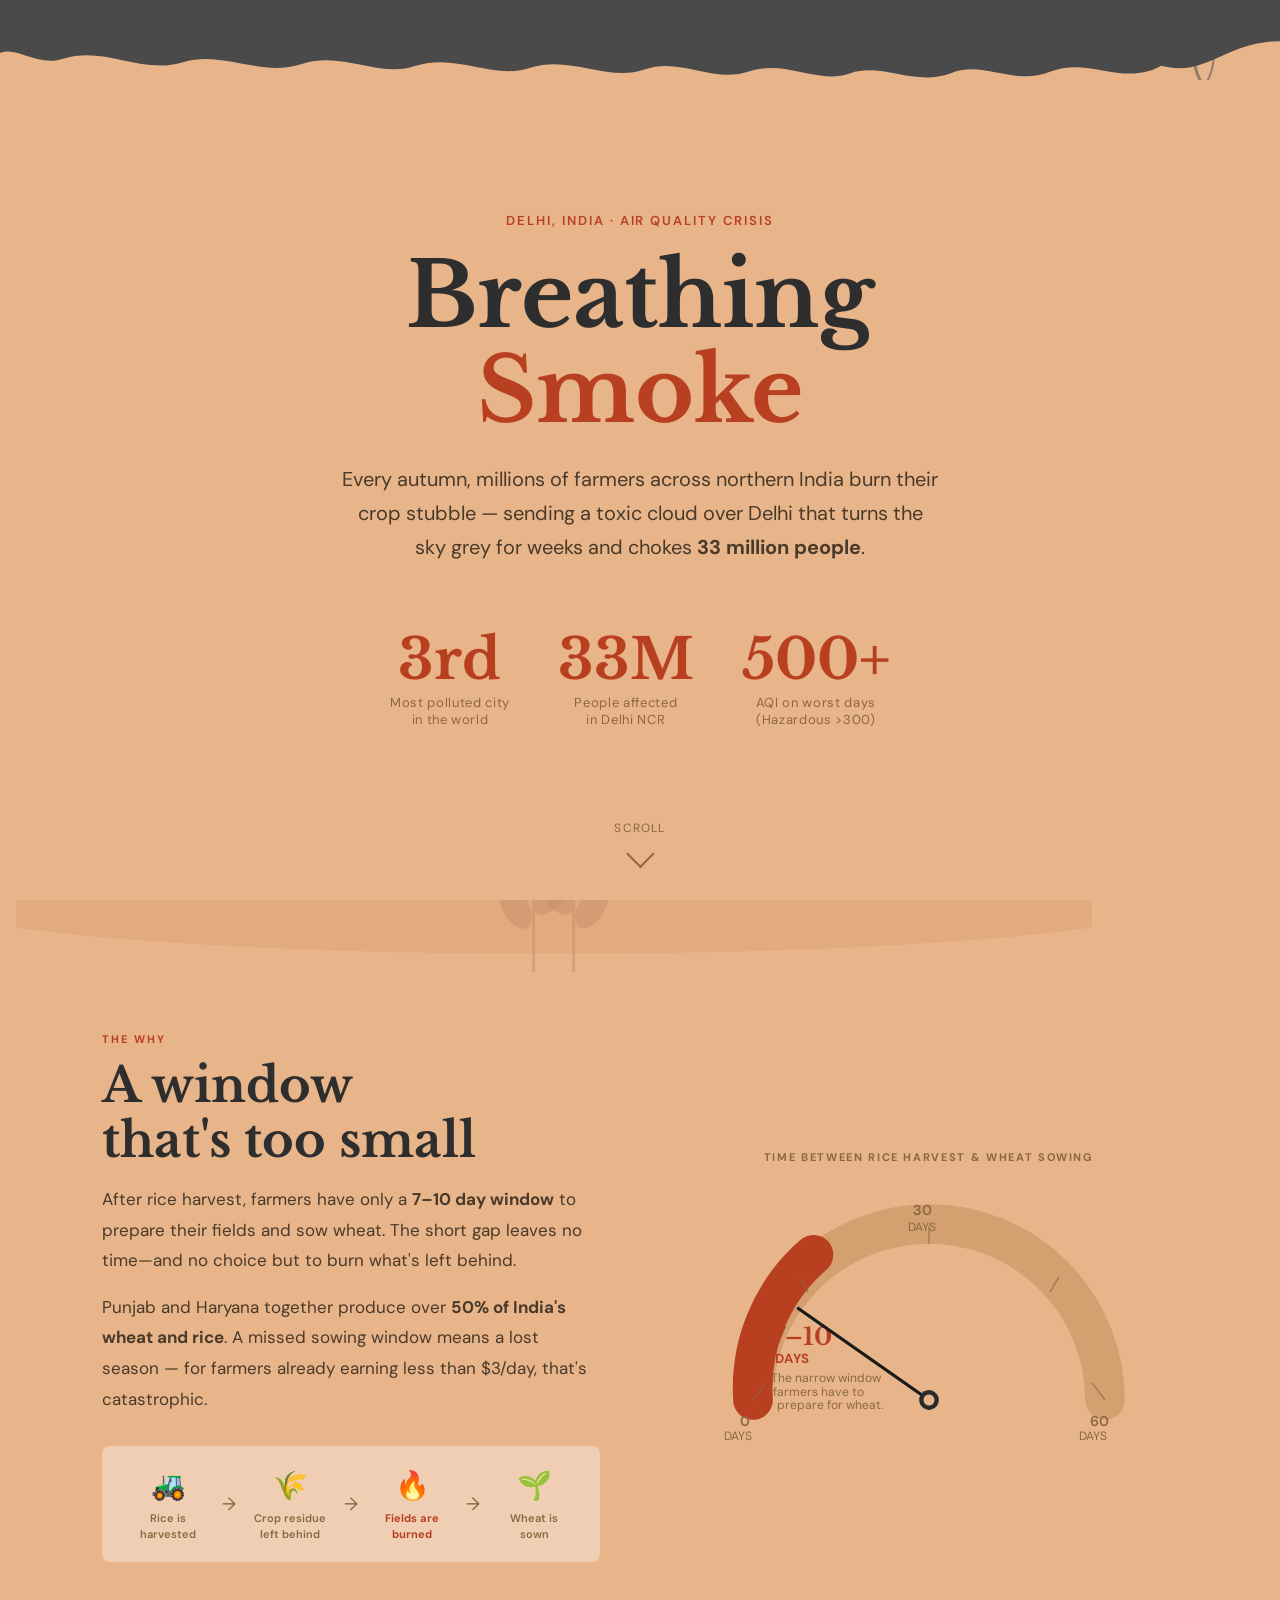
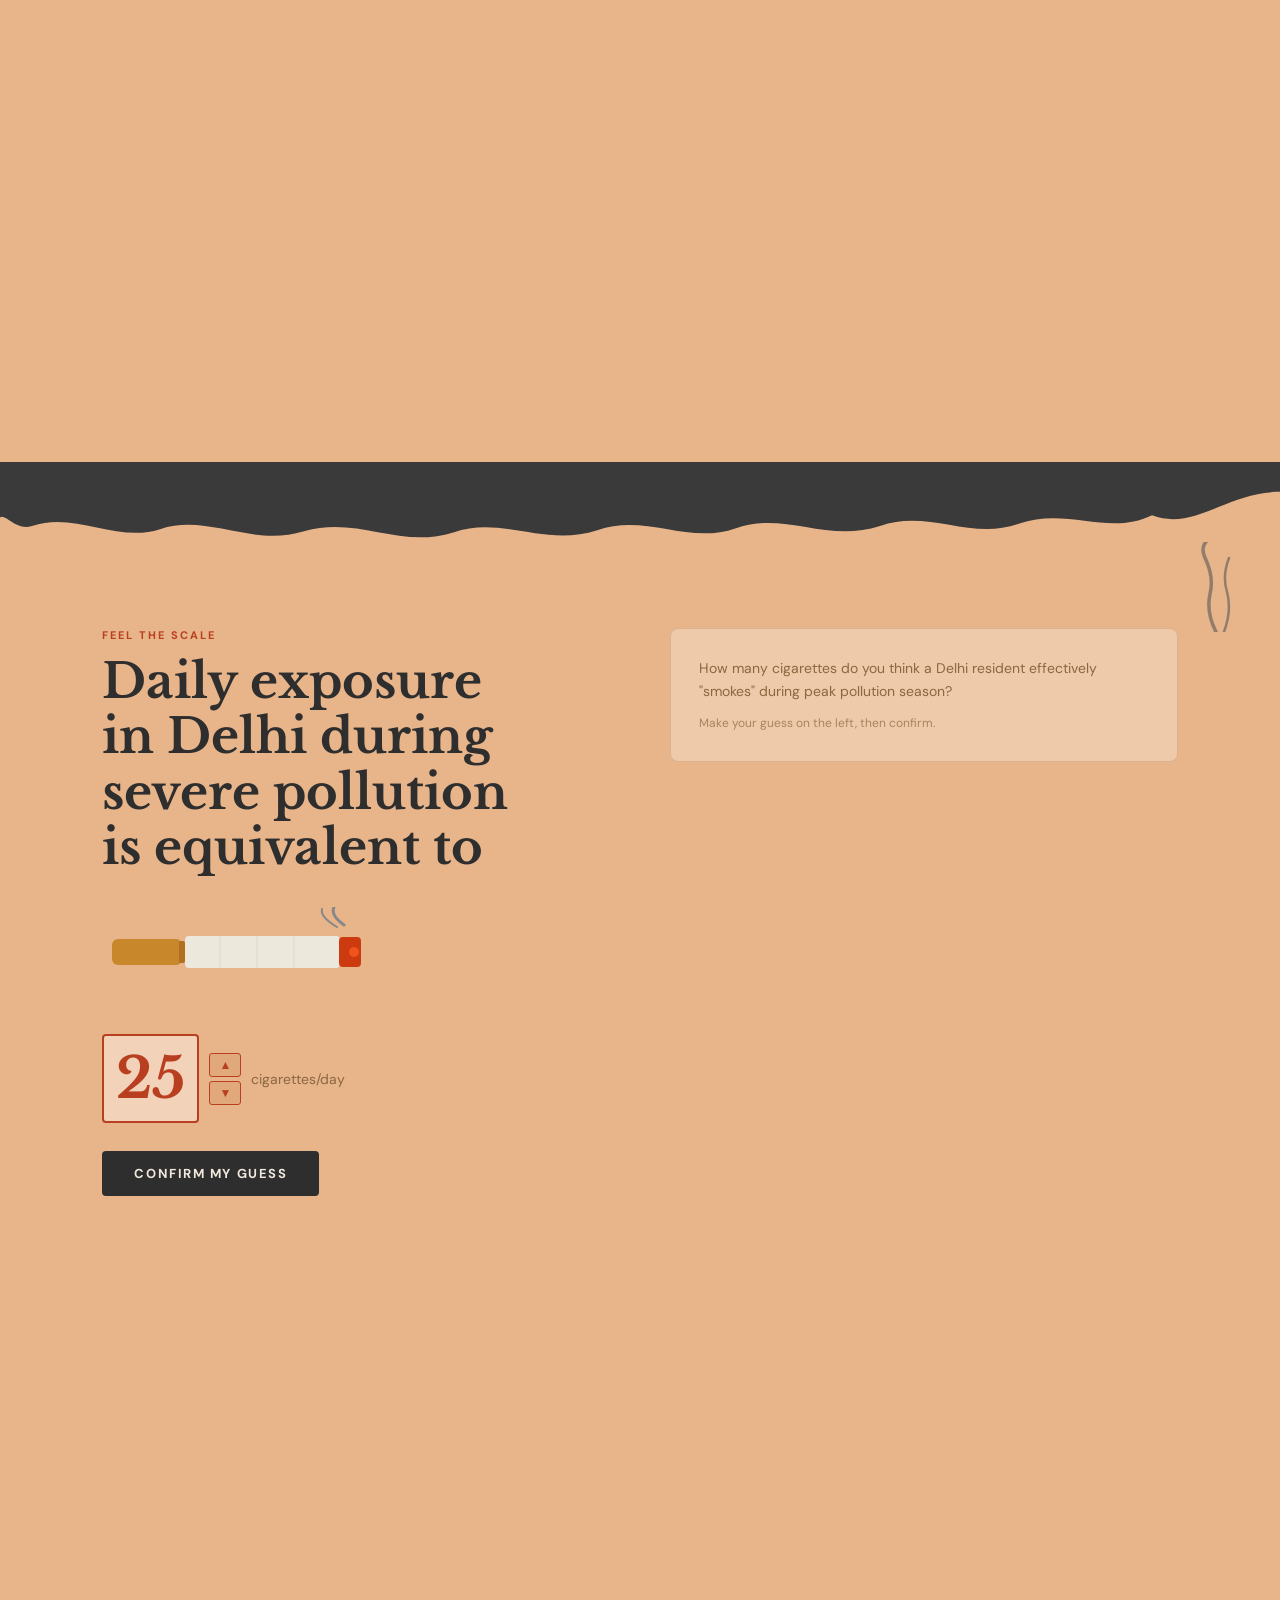
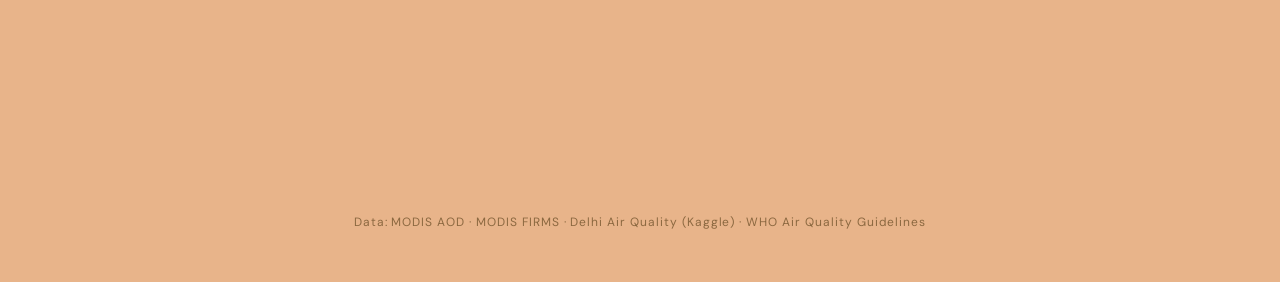
<file: test.html>
<!doctype html>
<html lang="en">
  <head>
    <meta charset="UTF-8" />
    <meta name="viewport" content="width=device-width, initial-scale=1.0" />
    <title>Delhi's Deadly Air</title>
    <link
      href="https://fonts.googleapis.com/css2?family=Libre+Baskerville:ital,wght@0,400;0,700;1,400&family=DM+Sans:wght@400;500;600;700&display=swap"
      rel="stylesheet"
    />
    <style>
      * {
        margin: 0;
        padding: 0;
        box-sizing: border-box;
      }
      :root {
        --peach: #d4956a;
        --peach-light: #e8b48a;
        --peach-pale: #f0c89a;
        --dark: #2e2e2e;
        --charcoal: #3a3a3a;
        --smoke: #555;
        --rust: #b84020;
        --rust-light: #d05030;
        --sand: #c8916a;
        --tan: #8b6840;
        --wheat-gold: #c8a070;
      }
      html {
        scroll-behavior: smooth;
      }
      body {
        background: var(--peach-light);
        font-family: "DM Sans", sans-serif;
        color: var(--dark);
        overflow-x: hidden;
      }

      /* ── SMOKE CLOUD TOP ── */
      .smoke-top {
        position: fixed;
        top: 0;
        left: 0;
        right: 0;
        z-index: 100;
        pointer-events: none;
        height: 100px;
      }
      .smoke-top svg {
        display: block;
        width: 100%;
      }

      /* ── HERO ── */
      .hero {
        min-height: 100vh;
        background: var(--peach-light);
        display: flex;
        flex-direction: column;
        align-items: center;
        justify-content: center;
        text-align: center;
        padding: 120px 40px 80px;
        position: relative;
      }
      .hero-eyebrow {
        font-family: "DM Sans", sans-serif;
        font-size: 13px;
        font-weight: 600;
        letter-spacing: 0.15em;
        text-transform: uppercase;
        color: var(--rust);
        margin-bottom: 20px;
      }
      .hero h1 {
        font-family: "Libre Baskerville", serif;
        font-size: clamp(42px, 7vw, 90px);
        font-weight: 700;
        line-height: 1.05;
        color: var(--dark);
        margin-bottom: 24px;
      }
      .hero h1 em {
        color: var(--rust);
        font-style: normal;
      }
      .hero-sub {
        font-size: clamp(15px, 2vw, 20px);
        line-height: 1.7;
        max-width: 600px;
        color: #4a3a2a;
        margin-bottom: 48px;
      }
      .hero-stat-row {
        display: flex;
        gap: 48px;
        justify-content: center;
        flex-wrap: wrap;
        margin-top: 20px;
      }
      .hero-stat {
        text-align: center;
      }
      .hero-stat .num {
        font-family: "Libre Baskerville", serif;
        font-size: clamp(36px, 5vw, 56px);
        font-weight: 700;
        color: var(--rust);
        line-height: 1;
      }
      .hero-stat .label {
        font-size: 13px;
        color: var(--tan);
        letter-spacing: 0.05em;
        margin-top: 6px;
      }
      .scroll-hint {
        position: absolute;
        bottom: 36px;
        left: 50%;
        transform: translateX(-50%);
        font-size: 12px;
        letter-spacing: 0.1em;
        text-transform: uppercase;
        color: var(--tan);
        display: flex;
        flex-direction: column;
        align-items: center;
        gap: 8px;
      }
      .scroll-arrow {
        width: 20px;
        height: 20px;
        border-right: 2px solid var(--tan);
        border-bottom: 2px solid var(--tan);
        transform: rotate(45deg);
        animation: bounce 1.4s ease infinite;
      }
      @keyframes bounce {
        0%,
        100% {
          transform: rotate(45deg) translateY(0);
        }
        50% {
          transform: rotate(45deg) translateY(5px);
        }
      }

      /* ── SECTION HEADERS ── */
      .section-label {
        font-size: 11px;
        font-weight: 700;
        letter-spacing: 0.18em;
        text-transform: uppercase;
        color: var(--rust);
        margin-bottom: 12px;
      }
      .section-h2 {
        font-family: "Libre Baskerville", serif;
        font-size: clamp(28px, 4vw, 48px);
        font-weight: 700;
        line-height: 1.15;
        color: var(--dark);
        margin-bottom: 16px;
      }
      .section-body {
        font-size: clamp(14px, 1.6vw, 17px);
        line-height: 1.8;
        color: #4a3a2a;
        max-width: 560px;
      }

      /* ── SCROLLYTELLING CONTAINER ── */
      .scrolly {
        position: relative;
      }
      .scrolly-sticky {
        position: sticky;
        top: 0;
        height: 100vh;
        display: flex;
        align-items: center;
        justify-content: center;
        overflow: hidden;
      }
      .scrolly-steps {
        position: relative;
        z-index: 10;
        margin-top: -100vh;
      }
      .scrolly-step {
        min-height: 100vh;
        display: flex;
        align-items: center;
        padding: 60px 8%;
      }
      .step-text {
        max-width: 340px;
        opacity: 0;
        transform: translateY(32px);
        transition:
          opacity 0.6s ease,
          transform 0.6s ease;
        pointer-events: all;
      }
      .step-text.in {
        opacity: 1;
        transform: translateY(0);
      }

      /* ── SECTION: WHY FARMERS BURN ── */
      .s-farmers {
        background: var(--peach-light);
        padding: 100px 8%;
      }
      .farmers-grid {
        display: grid;
        grid-template-columns: 1fr 1fr;
        gap: 80px;
        align-items: center;
        max-width: 1100px;
        margin: 0 auto;
      }
      @media (max-width: 700px) {
        .farmers-grid {
          grid-template-columns: 1fr;
          gap: 40px;
        }
      }

      /* GAUGE */
      .gauge-wrap {
        position: relative;
        width: 100%;
        max-width: 440px;
        margin: 0 auto;
      }
      .gauge-svg {
        width: 100%;
        display: block;
      }
      .gauge-needle {
        transform-origin: 50% 100%;
        transform: rotate(-85deg);
        transition: transform 1.5s cubic-bezier(0.34, 1.56, 0.64, 1);
      }

      /* PROCESS STEPS */
      .process-steps {
        display: flex;
        align-items: center;
        gap: 0;
        margin-top: 40px;
        flex-wrap: nowrap;
        background: rgba(255, 255, 255, 0.35);
        border-radius: 8px;
        padding: 20px 16px;
      }
      .proc-item {
        flex: 1;
        text-align: center;
        font-size: 12px;
        color: var(--tan);
        line-height: 1.4;
      }
      .proc-icon {
        font-size: 28px;
        display: block;
        margin-bottom: 6px;
      }
      .proc-label {
        font-size: 11px;
        font-weight: 600;
      }
      .proc-label.fire-label {
        color: var(--rust);
      }
      .proc-arrow {
        font-size: 18px;
        color: var(--tan);
        padding: 0 4px;
        flex-shrink: 0;
      }

      /* ── FIRE COUNT SCROLLYTELLING ── */
      .s-fire-scroll {
        background: var(--peach-light);
        position: relative;
      }
      .fire-sticky-bg {
        position: absolute;
        inset: 0;
        background: var(--peach-light);
      }

      /* fire chart canvas */
      .fire-chart-wrap {
        width: 100%;
        height: 100%;
        display: flex;
        align-items: center;
        justify-content: center;
        padding: 20px 5% 20px;
      }

      /* ── CIGARETTE INTERACTIVE ── */
      .s-cigarette {
        background: var(--peach-light);
        min-height: 100vh;
        display: flex;
        flex-direction: column;
        align-items: center;
        justify-content: center;
        padding: 100px 8%;
        position: relative;
      }
      .cig-layout {
        display: grid;
        grid-template-columns: 1fr 1fr;
        gap: 60px;
        align-items: start;
        max-width: 1100px;
        width: 100%;
      }
      @media (max-width: 700px) {
        .cig-layout {
          grid-template-columns: 1fr;
        }
      }

      .cig-left {
      }
      .cig-right {
        background: rgba(255, 255, 255, 0.28);
        border: 1px solid rgba(180, 130, 80, 0.3);
        border-radius: 8px;
        padding: 28px;
      }

      .cig-big {
        margin: 32px 0;
      }
      .cig-big svg {
        width: 100%;
        max-width: 280px;
      }

      .guess-input-wrap {
        display: flex;
        align-items: center;
        gap: 10px;
        margin: 20px 0;
      }
      .guess-num {
        font-family: "Libre Baskerville", serif;
        font-size: 56px;
        font-weight: 700;
        color: var(--rust);
        min-width: 90px;
        text-align: center;
        border: 2px solid var(--rust);
        padding: 8px 12px;
        border-radius: 4px;
        background: rgba(255, 255, 255, 0.4);
      }
      .spinner {
        display: flex;
        flex-direction: column;
        gap: 4px;
      }
      .spin-btn {
        width: 32px;
        height: 24px;
        background: rgba(180, 100, 40, 0.15);
        border: 1px solid var(--rust);
        border-radius: 3px;
        cursor: pointer;
        display: flex;
        align-items: center;
        justify-content: center;
        font-size: 12px;
        color: var(--rust);
        transition: background 0.15s;
      }
      .spin-btn:hover {
        background: rgba(180, 100, 40, 0.3);
      }
      .guess-unit {
        font-size: 14px;
        color: var(--tan);
      }

      .confirm-btn {
        background: var(--dark);
        color: #f0e8dc;
        border: none;
        padding: 14px 32px;
        font-family: "DM Sans", sans-serif;
        font-size: 13px;
        font-weight: 700;
        letter-spacing: 0.12em;
        text-transform: uppercase;
        border-radius: 4px;
        cursor: pointer;
        transition: background 0.2s;
        margin-top: 8px;
      }
      .confirm-btn:hover {
        background: var(--charcoal);
      }

      /* reveal panel */
      .reveal-panel {
        display: none;
      }
      .reveal-panel.show {
        display: block;
      }
      .real-num {
        font-family: "Libre Baskerville", serif;
        font-size: 72px;
        font-weight: 700;
        color: var(--rust);
        line-height: 1;
      }

      /* cig grid */
      .cig-grid {
        display: grid;
        grid-template-columns: repeat(11, 1fr);
        gap: 4px;
        margin: 16px 0;
      }
      .cig-icon {
        width: 100%;
        aspect-ratio: 1;
        display: flex;
        align-items: center;
        justify-content: center;
      }
      .cig-icon svg {
        width: 100%;
        height: auto;
      }

      /* histogram */
      .histogram-wrap {
        margin-top: 20px;
      }
      .hist-title {
        font-size: 12px;
        font-weight: 700;
        letter-spacing: 0.1em;
        text-transform: uppercase;
        color: var(--tan);
        margin-bottom: 12px;
      }
      #histCanvas {
        width: 100%;
        border-radius: 4px;
      }

      /* ── AIR QUALITY SCROLLYTELLING ── */
      .s-aq-scroll {
        background: var(--peach-light);
        position: relative;
      }
      .aq-sticky {
        position: sticky;
        top: 0;
        height: 100vh;
        display: flex;
        align-items: center;
        justify-content: center;
        overflow: hidden;
      }
      .aq-chart-area {
        width: 70%;
        max-width: 700px;
        padding: 20px;
      }

      /* ── SMOKE WISP SVG ── */
      .smoke-wisp {
        position: absolute;
        top: 0;
        right: 60px;
        opacity: 0.6;
        animation: wisp 3s ease-in-out infinite;
      }
      @keyframes wisp {
        0%,
        100% {
          transform: translateY(0) scaleX(1);
        }
        50% {
          transform: translateY(-8px) scaleX(1.05);
        }
      }

      /* ── DARK BLOB TOPS ── */
      .cloud-blob {
        width: 100%;
        overflow: hidden;
        line-height: 0;
      }
      .cloud-blob svg {
        display: block;
        width: 100%;
      }

      /* Wheat decoration */
      .wheat-side {
        position: absolute;
        bottom: 0;
        opacity: 0.55;
      }
      .wheat-left {
        left: 20px;
      }
      .wheat-right {
        right: 20px;
      }

      /* Scrollbar */
      ::-webkit-scrollbar {
        width: 4px;
      }
      ::-webkit-scrollbar-track {
        background: var(--peach);
      }
      ::-webkit-scrollbar-thumb {
        background: var(--rust);
        border-radius: 2px;
      }
    </style>
  </head>
  <body>
    <!-- FIXED SMOKE TOP -->
    <div class="smoke-top">
      <svg
        viewBox="0 0 1400 110"
        preserveAspectRatio="xMidYMin slice"
        xmlns="http://www.w3.org/2000/svg"
      >
        <path
          d="M0,0 L1400,0 L1400,45 C1340,45 1320,85 1270,72 C1230,95 1190,62 1150,78 C1110,95 1075,65 1040,80 C1000,95 965,68 930,80 C895,93 860,65 820,78 C780,92 745,62 705,76 C665,90 625,60 580,74 C540,88 500,58 455,72 C415,86 375,55 330,70 C285,85 245,55 200,68 C155,82 115,50 70,64 C40,74 20,50 0,58 Z"
          fill="#4a4a4a"
        />
      </svg>
    </div>

    <!-- ══════════════════════════════════
  SECTION 1: HERO
══════════════════════════════════ -->
    <section class="hero">
      <!-- smoke wisp top right -->
      <svg
        class="smoke-wisp"
        width="40"
        height="80"
        viewBox="0 0 40 80"
        xmlns="http://www.w3.org/2000/svg"
      >
        <path
          d="M20,80 Q10,60 18,45 Q26,30 15,15 Q8,5 12,0"
          fill="none"
          stroke="#5a5a5a"
          stroke-width="3"
          stroke-linecap="round"
        />
        <path
          d="M28,80 Q38,58 30,42 Q22,28 32,12"
          fill="none"
          stroke="#5a5a5a"
          stroke-width="2"
          stroke-linecap="round"
        />
      </svg>

      <div class="hero-eyebrow">Delhi, India · Air Quality Crisis</div>
      <h1>Breathing<br /><em>Smoke</em></h1>
      <p class="hero-sub">
        Every autumn, millions of farmers across northern India burn their crop
        stubble — sending a toxic cloud over Delhi that turns the sky grey for
        weeks and chokes <strong>33 million people</strong>.
      </p>

      <div class="hero-stat-row">
        <div class="hero-stat">
          <div class="num">3rd</div>
          <div class="label">Most polluted city<br />in the world</div>
        </div>
        <div class="hero-stat">
          <div class="num">33M</div>
          <div class="label">People affected<br />in Delhi NCR</div>
        </div>
        <div class="hero-stat">
          <div class="num">500+</div>
          <div class="label">AQI on worst days<br />(Hazardous &gt;300)</div>
        </div>
      </div>

      <div class="scroll-hint">
        <span>Scroll</span>
        <div class="scroll-arrow"></div>
      </div>
    </section>

    <!-- ══════════════════════════════════
  SECTION 2: WHY FARMERS BURN — GAUGE
══════════════════════════════════ -->
    <section class="s-farmers" id="secFarmers">
      <!-- cloud blob transition -->
      <div
        class="cloud-blob"
        style="margin: -100px -8% 60px; position: relative"
      >
        <svg
          viewBox="0 0 1200 80"
          preserveAspectRatio="xMidYMax meet"
          xmlns="http://www.w3.org/2000/svg"
        >
          <ellipse
            cx="600"
            cy="0"
            rx="700"
            ry="60"
            fill="rgba(180,120,60,0.15)"
          />
        </svg>
        <!-- wheat left -->
        <svg
          class="wheat-side wheat-left"
          width="80"
          height="160"
          viewBox="0 0 80 160"
          xmlns="http://www.w3.org/2000/svg"
        >
          <line
            x1="40"
            y1="160"
            x2="40"
            y2="20"
            stroke="#C8906A"
            stroke-width="3"
          />
          <ellipse
            cx="22"
            cy="80"
            rx="14"
            ry="26"
            transform="rotate(-35,22,80)"
            fill="#C8906A"
          />
          <ellipse
            cx="58"
            cy="95"
            rx="13"
            ry="24"
            transform="rotate(30,58,95)"
            fill="#C8906A"
          />
          <ellipse
            cx="20"
            cy="55"
            rx="12"
            ry="22"
            transform="rotate(-40,20,55)"
            fill="#C8906A"
          />
          <ellipse
            cx="58"
            cy="68"
            rx="11"
            ry="20"
            transform="rotate(35,58,68)"
            fill="#C8906A"
          />
          <ellipse
            cx="30"
            cy="32"
            rx="10"
            ry="18"
            transform="rotate(-25,30,32)"
            fill="#C8906A"
          />
          <ellipse
            cx="52"
            cy="42"
            rx="9"
            ry="16"
            transform="rotate(20,52,42)"
            fill="#C8906A"
          />
        </svg>
        <svg
          class="wheat-side wheat-right"
          width="80"
          height="160"
          viewBox="0 0 80 160"
          xmlns="http://www.w3.org/2000/svg"
        >
          <line
            x1="40"
            y1="160"
            x2="40"
            y2="20"
            stroke="#C8906A"
            stroke-width="3"
          />
          <ellipse
            cx="58"
            cy="80"
            rx="14"
            ry="26"
            transform="rotate(35,58,80)"
            fill="#C8906A"
          />
          <ellipse
            cx="22"
            cy="95"
            rx="13"
            ry="24"
            transform="rotate(-30,22,95)"
            fill="#C8906A"
          />
          <ellipse
            cx="60"
            cy="55"
            rx="12"
            ry="22"
            transform="rotate(40,60,55)"
            fill="#C8906A"
          />
          <ellipse
            cx="22"
            cy="68"
            rx="11"
            ry="20"
            transform="rotate(-35,22,68)"
            fill="#C8906A"
          />
          <ellipse
            cx="50"
            cy="32"
            rx="10"
            ry="18"
            transform="rotate(25,50,32)"
            fill="#C8906A"
          />
          <ellipse
            cx="28"
            cy="42"
            rx="9"
            ry="16"
            transform="rotate(-20,28,42)"
            fill="#C8906A"
          />
        </svg>
      </div>

      <div class="farmers-grid">
        <div>
          <div class="section-label">The Why</div>
          <h2 class="section-h2">A window<br />that's too small</h2>
          <p class="section-body">
            After rice harvest, farmers have only a
            <strong>7–10 day window</strong> to prepare their fields and sow
            wheat. The short gap leaves no time—and no choice but to burn what's
            left behind.
          </p>
          <p class="section-body" style="margin-top: 16px">
            Punjab and Haryana together produce over
            <strong>50% of India's wheat and rice</strong>. A missed sowing
            window means a lost season — for farmers already earning less than
            $3/day, that's catastrophic.
          </p>

          <!-- Process flow -->
          <div class="process-steps" style="margin-top: 32px">
            <div class="proc-item">
              <span class="proc-icon">🚜</span>
              <div class="proc-label">Rice is<br />harvested</div>
            </div>
            <div class="proc-arrow">→</div>
            <div class="proc-item">
              <span class="proc-icon">🌾</span>
              <div class="proc-label">Crop residue<br />left behind</div>
            </div>
            <div class="proc-arrow">→</div>
            <div class="proc-item">
              <span class="proc-icon">🔥</span>
              <div class="proc-label fire-label">
                <strong>Fields are<br />burned</strong>
              </div>
            </div>
            <div class="proc-arrow">→</div>
            <div class="proc-item">
              <span class="proc-icon">🌱</span>
              <div class="proc-label">Wheat is<br />sown</div>
            </div>
          </div>
        </div>

        <!-- GAUGE -->
        <div>
          <div style="text-align: center; margin-bottom: 16px">
            <div
              style="
                font-size: 11px;
                font-weight: 700;
                letter-spacing: 0.15em;
                text-transform: uppercase;
                color: var(--tan);
              "
            >
              Time between rice harvest & wheat sowing
            </div>
          </div>
          <div class="gauge-wrap">
            <svg
              class="gauge-svg"
              viewBox="0 0 400 240"
              xmlns="http://www.w3.org/2000/svg"
            >
              <!-- gauge background arc -->
              <path
                d="M 40,200 A 160,160 0 0,1 360,200"
                fill="none"
                stroke="#d4a070"
                stroke-width="36"
                stroke-linecap="round"
              />
              <!-- red danger zone (0–10 days, roughly first 30° of arc) -->
              <path
                d="M 40,200 A 160,160 0 0,1 95,68"
                fill="none"
                stroke="#B84020"
                stroke-width="36"
                stroke-linecap="round"
              />
              <!-- tick marks -->
              <g stroke="#8B6840" stroke-width="1.5" opacity="0.6">
                <line x1="40" y1="200" x2="52" y2="184" />
                <line x1="82" y1="88" x2="90" y2="102" />
                <line x1="200" y1="42" x2="200" y2="58" />
                <line x1="318" y1="88" x2="310" y2="102" />
                <line x1="360" y1="200" x2="348" y2="184" />
              </g>
              <!-- labels -->
              <text
                x="28"
                y="224"
                font-size="13"
                fill="#8B6840"
                font-family="DM Sans,sans-serif"
                font-weight="600"
              >
                0
              </text>
              <text
                x="14"
                y="236"
                font-size="11"
                fill="#8B6840"
                font-family="DM Sans,sans-serif"
              >
                DAYS
              </text>
              <text
                x="185"
                y="32"
                font-size="13"
                fill="#8B6840"
                font-family="DM Sans,sans-serif"
                font-weight="600"
              >
                30
              </text>
              <text
                x="181"
                y="46"
                font-size="11"
                fill="#8B6840"
                font-family="DM Sans,sans-serif"
              >
                DAYS
              </text>
              <text
                x="346"
                y="224"
                font-size="13"
                fill="#8B6840"
                font-family="DM Sans,sans-serif"
                font-weight="600"
              >
                60
              </text>
              <text
                x="336"
                y="236"
                font-size="11"
                fill="#8B6840"
                font-family="DM Sans,sans-serif"
              >
                DAYS
              </text>

              <!-- 7-10 day label -->
              <text
                x="58"
                y="150"
                font-size="22"
                fill="#B84020"
                font-family="Libre Baskerville,serif"
                font-weight="700"
              >
                7–10
              </text>
              <text
                x="60"
                y="166"
                font-size="12"
                fill="#B84020"
                font-family="DM Sans,sans-serif"
                font-weight="700"
                letter-spacing="0.08em"
              >
                DAYS
              </text>
              <text
                x="56"
                y="184"
                font-size="11"
                fill="#8B6840"
                font-family="DM Sans,sans-serif"
              >
                The narrow window
              </text>
              <text
                x="58"
                y="196"
                font-size="11"
                fill="#8B6840"
                font-family="DM Sans,sans-serif"
              >
                farmers have to
              </text>
              <text
                x="62"
                y="208"
                font-size="11"
                fill="#8B6840"
                font-family="DM Sans,sans-serif"
              >
                prepare for wheat.
              </text>

              <!-- needle -->
              <g
                class="gauge-needle"
                id="gaugeNeedle"
                transform="rotate(-80) translate(0,0)"
                style="transform-origin: 200px 200px"
              >
                <line
                  x1="200"
                  y1="200"
                  x2="200"
                  y2="55"
                  stroke="#1a1a1a"
                  stroke-width="3"
                  stroke-linecap="round"
                />
                <circle cx="200" cy="200" r="9" fill="#2a2a2a" />
                <circle cx="200" cy="200" r="5" fill="#E8B48A" />
              </g>
            </svg>
          </div>
        </div>
      </div>
    </section>

    <!-- ══════════════════════════════════
  SECTION 3: FIRE COUNTS SCROLLYTELLING
══════════════════════════════════ -->
    <section class="s-fire-scroll scrolly" id="secFire">
      <div class="scrolly-sticky">
        <div class="fire-sticky-bg"></div>
        <div
          class="fire-chart-wrap"
          style="flex-direction: column; gap: 12px; padding-top: 80px"
        >
          <div style="text-align: center; max-width: 680px">
            <div class="section-label">MODIS Fire Data · Punjab & Haryana</div>
          </div>
          <canvas
            id="fireCanvas"
            width="700"
            height="380"
            style="max-width: 100%; border-radius: 6px"
          ></canvas>
          <div
            style="
              display: flex;
              gap: 24px;
              justify-content: center;
              flex-wrap: wrap;
            "
          >
            <div
              style="
                display: flex;
                align-items: center;
                gap: 6px;
                font-size: 12px;
                color: var(--tan);
              "
            >
              <div style="width: 24px; height: 3px; background: #b84020"></div>
              Peak burning season
            </div>
            <div
              style="
                display: flex;
                align-items: center;
                gap: 6px;
                font-size: 12px;
                color: var(--tan);
              "
            >
              <div
                style="
                  width: 10px;
                  height: 10px;
                  border-radius: 50%;
                  background: #d4956a;
                "
              ></div>
              Fire count (FIRMS)
            </div>
          </div>
        </div>
      </div>

      <div class="scrolly-steps" style="margin-top: -100vh">
        <div
          class="scrolly-step"
          style="justify-content: flex-end"
          data-step="0"
        >
          <div class="step-text" id="fireStep0">
            <div class="section-label">October–November</div>
            <h2 class="section-h2" style="font-size: clamp(24px, 3vw, 36px)">
              After rice harvest,<br />fires ignite
            </h2>
            <p class="section-body">
              Each year between October and November, satellite data from MODIS
              detects a dramatic spike in fire activity across Punjab and
              Haryana — the breadbasket states upwind of Delhi.
            </p>
          </div>
        </div>
        <div
          class="scrolly-step"
          style="justify-content: flex-end"
          data-step="1"
        >
          <div class="step-text" id="fireStep1">
            <div class="section-label">Peak: Oct 25 – Nov 10</div>
            <h2 class="section-h2" style="font-size: clamp(24px, 3vw, 36px)">
              Thousands of fires<br />in days
            </h2>
            <p class="section-body">
              At peak season, over <strong>4,000 active fires</strong> are
              detected in a single day across the two states — a 40× increase
              from baseline levels in September.
            </p>
          </div>
        </div>
        <div
          class="scrolly-step"
          style="justify-content: flex-end"
          data-step="2"
        >
          <div class="step-text" id="fireStep2">
            <div class="section-label">Wind Direction</div>
            <h2 class="section-h2" style="font-size: clamp(24px, 3vw, 36px)">
              Smoke travels<br />straight to Delhi
            </h2>
            <p class="section-body">
              Prevailing north-westerly winds during this period carry the smoke
              plume directly over Delhi. The city has no escape — hemmed in by
              the Himalayas to the north and the Aravalli ridge to the south.
            </p>
          </div>
        </div>
        <div
          class="scrolly-step"
          style="justify-content: flex-end"
          data-step="3"
        >
          <div class="step-text" id="fireStep3">
            <div class="section-label">Year after year</div>
            <h2 class="section-h2" style="font-size: clamp(24px, 3vw, 36px)">
              It happens<br />every season
            </h2>
            <p class="section-body">
              Despite bans and subsidies for alternative methods, the pattern
              repeats annually. Farmers face ₹2,500 fines — but clearing a
              hectare by machine costs ₹6,000. The economics make burning
              inevitable.
            </p>
          </div>
        </div>
      </div>
    </section>

    <!-- ══════════════════════════════════
  SECTION 4: CIGARETTE INTERACTIVE
══════════════════════════════════ -->
    <section class="s-cigarette" id="secCig">
      <div
        style="
          position: absolute;
          top: 0;
          left: 0;
          right: 0;
          overflow: hidden;
          height: 80px;
        "
      >
        <svg
          viewBox="0 0 1200 80"
          preserveAspectRatio="xMidYMin slice"
          style="width: 100%; display: block"
          xmlns="http://www.w3.org/2000/svg"
        >
          <path
            d="M0,0 L1200,0 L1200,28 C1150,28 1120,65 1080,50 C1040,70 1000,42 955,58 C910,74 870,44 825,60 C775,76 735,46 690,62 C645,78 605,48 560,64 C510,80 470,50 425,66 C375,82 335,50 285,65 C235,80 195,48 150,63 C110,76 70,46 30,60 C15,65 5,48 0,52 Z"
            fill="#3a3a3a"
          />
        </svg>
      </div>

      <!-- large cigarette illustration top right -->
      <div style="position: absolute; top: 80px; right: 40px; opacity: 0.6">
        <svg
          width="48"
          height="90"
          viewBox="0 0 48 90"
          xmlns="http://www.w3.org/2000/svg"
        >
          <path
            d="M24,90 Q14,70 18,52 Q22,36 14,18 Q8,6 14,0"
            fill="none"
            stroke="#5a5a5a"
            stroke-width="3.5"
            stroke-linecap="round"
          />
          <path
            d="M32,90 Q40,68 35,50 Q30,34 37,16"
            fill="none"
            stroke="#5a5a5a"
            stroke-width="2.5"
            stroke-linecap="round"
          />
        </svg>
      </div>

      <div class="cig-layout">
        <!-- LEFT: interactive guess -->
        <div class="cig-left">
          <div class="section-label">Feel the scale</div>
          <h2 class="section-h2">
            Daily exposure<br />in Delhi during<br />severe pollution<br />is
            equivalent to
          </h2>

          <!-- Big cigarette SVG -->
          <div class="cig-big">
            <svg viewBox="0 0 280 90" xmlns="http://www.w3.org/2000/svg">
              <!-- smoke -->
              <path
                d="M242,18 Q228,8 232,0"
                fill="none"
                stroke="#888"
                stroke-width="3"
                stroke-linecap="round"
              />
              <path
                d="M235,20 Q218,10 220,2"
                fill="none"
                stroke="#888"
                stroke-width="2"
                stroke-linecap="round"
              />
              <!-- filter -->
              <rect
                x="10"
                y="32"
                width="70"
                height="26"
                rx="6"
                fill="#C8872A"
              />
              <rect x="77" y="34" width="6" height="22" rx="2" fill="#B07020" />
              <!-- paper -->
              <rect
                x="83"
                y="29"
                width="155"
                height="32"
                rx="4"
                fill="#EDE8DC"
              />
              <!-- texture lines -->
              <line
                x1="118"
                y1="29"
                x2="118"
                y2="61"
                stroke="#d5d0c5"
                stroke-width="0.7"
              />
              <line
                x1="155"
                y1="29"
                x2="155"
                y2="61"
                stroke="#d5d0c5"
                stroke-width="0.7"
              />
              <line
                x1="192"
                y1="29"
                x2="192"
                y2="61"
                stroke="#d5d0c5"
                stroke-width="0.7"
              />
              <!-- lit end -->
              <rect
                x="237"
                y="30"
                width="22"
                height="30"
                rx="4"
                fill="#CC3A10"
              />
              <circle cx="252" cy="45" r="5" fill="#FF6020" opacity="0.7" />
            </svg>
          </div>

          <div class="guess-input-wrap">
            <div class="guess-num" id="guessNum">25</div>
            <div class="spinner">
              <button class="spin-btn" id="spinUp">▲</button>
              <button class="spin-btn" id="spinDown">▼</button>
            </div>
            <div class="guess-unit">cigarettes/day</div>
          </div>
          <button class="confirm-btn" id="confirmBtn">Confirm my guess</button>
        </div>

        <!-- RIGHT: reveal -->
        <div class="cig-right">
          <!-- before state -->
          <div id="beforeState">
            <div style="font-size: 14px; color: var(--tan); line-height: 1.6">
              <p>
                How many cigarettes do you think a Delhi resident effectively
                "smokes" during peak pollution season?
              </p>
              <p style="margin-top: 12px; font-size: 12px; opacity: 0.7">
                Make your guess on the left, then confirm.
              </p>
            </div>
          </div>

          <!-- after reveal -->
          <div class="reveal-panel" id="revealPanel">
            <div
              style="
                font-size: 12px;
                font-weight: 700;
                letter-spacing: 0.12em;
                text-transform: uppercase;
                color: var(--tan);
                margin-bottom: 8px;
              "
            >
              The real amount is
            </div>
            <div class="real-num">44</div>
            <div
              style="font-size: 14px; color: var(--tan); margin-bottom: 20px"
            >
              cigarettes/day
            </div>

            <!-- 44 cigarette icons grid -->
            <div class="cig-grid" id="cigGrid"></div>

            <!-- histogram -->
            <div class="histogram-wrap">
              <div class="hist-title">What others guessed</div>
              <canvas id="histCanvas" height="140"></canvas>
            </div>

            <div
              id="guessComment"
              style="
                margin-top: 14px;
                font-size: 13px;
                color: var(--rust);
                font-weight: 600;
              "
            ></div>
          </div>
        </div>
      </div>
    </section>

    <!-- ══════════════════════════════════
  SECTION 5: DELHI AIR QUALITY SCROLLYTELLING
══════════════════════════════════ -->
    <section class="s-aq-scroll scrolly" id="secAQ">
      <div class="aq-sticky scrolly-sticky">
        <div
          style="position: absolute; inset: 0; background: var(--peach-light)"
        ></div>
        <div class="aq-chart-area">
          <div style="text-align: center; margin-bottom: 12px">
            <div class="section-label">
              Delhi Air Quality Dataset · 2015–2020
            </div>
          </div>
          <canvas
            id="aqCanvas"
            width="700"
            height="380"
            style="max-width: 100%; border-radius: 6px"
          ></canvas>
          <div
            style="
              display: flex;
              gap: 20px;
              justify-content: center;
              margin-top: 10px;
              flex-wrap: wrap;
            "
          >
            <div
              style="
                display: flex;
                align-items: center;
                gap: 6px;
                font-size: 12px;
                color: var(--tan);
              "
            >
              <div
                style="width: 20px; height: 3px; background: var(--rust)"
              ></div>
              PM2.5 (µg/m³)
            </div>
            <div
              style="
                display: flex;
                align-items: center;
                gap: 6px;
                font-size: 12px;
                color: var(--tan);
              "
            >
              <div
                style="
                  width: 20px;
                  height: 3px;
                  background: #8b6840;
                  border-style: dashed;
                "
              ></div>
              WHO safe limit (15 µg/m³)
            </div>
          </div>
        </div>
      </div>

      <div class="scrolly-steps" style="margin-top: -100vh; padding-right: 0">
        <div class="scrolly-step" data-step="aq0">
          <div class="step-text" id="aqStep0">
            <div class="section-label">Year-round baseline</div>
            <h2 class="section-h2" style="font-size: clamp(22px, 3vw, 34px)">
              Delhi air is<br />never truly clean
            </h2>
            <p class="section-body" style="max-width: 300px">
              Even in summer, Delhi's PM2.5 levels average
              <strong>60–80 µg/m³</strong> — four to five times the WHO safe
              limit of 15 µg/m³.
            </p>
          </div>
        </div>
        <div class="scrolly-step" data-step="aq1">
          <div class="step-text" id="aqStep1">
            <div class="section-label">October–November</div>
            <h2 class="section-h2" style="font-size: clamp(22px, 3vw, 34px)">
              Crop burning<br />breaks the scale
            </h2>
            <p class="section-body" style="max-width: 300px">
              When fires peak, PM2.5 regularly breaches
              <strong>500 µg/m³</strong> — 33× the safe limit. Visibility drops
              to under 500 metres. Flights are grounded. Schools close.
            </p>
          </div>
        </div>
        <div class="scrolly-step" data-step="aq2">
          <div class="step-text" id="aqStep2">
            <div class="section-label">Health burden</div>
            <h2 class="section-h2" style="font-size: clamp(22px, 3vw, 34px)">
              A health crisis<br />hiding in plain sight
            </h2>
            <p class="section-body" style="max-width: 300px">
              Long-term exposure at these levels cuts life expectancy by an
              estimated <strong>8–12 years</strong> for Delhi residents.
              Children born today will breathe this air for decades.
            </p>
          </div>
        </div>
        <div class="scrolly-step" data-step="aq3">
          <div class="step-text" id="aqStep3">
            <div class="section-label">What needs to change</div>
            <h2 class="section-h2" style="font-size: clamp(22px, 3vw, 34px)">
              Subsidise<br />the alternative
            </h2>
            <p class="section-body" style="max-width: 300px">
              Happy Seeder machines can plant wheat directly into stubble — but
              cost ₹1.5 lakh to rent per season. Without meaningful subsidies,
              burning will remain the only viable option for smallholder
              farmers.
            </p>
          </div>
        </div>
      </div>
    </section>

    <!-- END padding -->
    <div
      style="
        background: var(--peach-light);
        height: 120px;
        display: flex;
        align-items: center;
        justify-content: center;
      "
    >
      <p
        style="
          font-size: 12px;
          color: var(--tan);
          letter-spacing: 0.08em;
          text-align: center;
        "
      >
        Data: MODIS AOD · MODIS FIRMS · Delhi Air Quality (Kaggle) · WHO Air
        Quality Guidelines
      </p>
    </div>

    <script>
      // ── GAUGE ANIMATION ON SCROLL ──
      const gaugeNeedle = document.getElementById("gaugeNeedle");
      let gaugeAnimated = false;
      const gaugeObs = new IntersectionObserver(
        (entries) => {
          if (entries[0].isIntersecting && !gaugeAnimated) {
            gaugeAnimated = true;
            setTimeout(() => {
              // rotate from -80 to about -55 (representing ~8 days on 0-60 arc)
              gaugeNeedle.style.transform = "rotate(-55deg)";
            }, 400);
          }
        },
        { threshold: 0.4 },
      );
      const farmersSection = document.getElementById("secFarmers");
      if (farmersSection) gaugeObs.observe(farmersSection);

      // ── SCROLLYTELLING CARD OBSERVER ──
      const stepEls = document.querySelectorAll(".step-text");
      const stepObs = new IntersectionObserver(
        (entries) => {
          entries.forEach((e) => {
            e.target.classList.toggle("in", e.isIntersecting);
          });
        },
        { threshold: 0.45 },
      );
      stepEls.forEach((el) => stepObs.observe(el));

      // ── FIRE DATA (synthetic MODIS-style, Oct–Nov peak) ──
      function buildFireData() {
        const months = [
          "Jan",
          "Feb",
          "Mar",
          "Apr",
          "May",
          "Jun",
          "Jul",
          "Aug",
          "Sep",
          "Oct",
          "Nov",
          "Dec",
        ];
        const base = [80, 60, 55, 90, 110, 85, 70, 95, 120, 0, 0, 70];
        const data = [];
        // day-level for Oct (index 9) and Nov (index 10) — simulate the big spike
        // We'll produce weekly buckets across the year
        const weekly = [];
        const labels = [];
        for (let m = 0; m < 12; m++) {
          for (let w = 0; w < 4; w++) {
            labels.push(w === 0 ? months[m] : "");
            let v = base[m] + Math.round((Math.random() - 0.5) * 30);
            if (m === 9) {
              // Oct: rises steeply week by week
              const peakCurve = [300, 1400, 3200, 4100];
              v = peakCurve[w] + Math.round((Math.random() - 0.5) * 200);
            } else if (m === 10) {
              const peakCurve = [3800, 2400, 1200, 400];
              v = peakCurve[w] + Math.round((Math.random() - 0.5) * 150);
            }
            weekly.push(Math.max(0, v));
          }
        }
        return { weekly, labels };
      }

      const fireData = buildFireData();

      function drawFireChart(highlight) {
        const canvas = document.getElementById("fireCanvas");
        if (!canvas) return;
        const ctx = canvas.getContext("2d");
        const W = canvas.width,
          H = canvas.height;
        ctx.clearRect(0, 0, W, H);
        const pad = { top: 30, right: 20, bottom: 50, left: 60 };
        const chartW = W - pad.left - pad.right;
        const chartH = H - pad.top - pad.bottom;
        const data = fireData.weekly;
        const labels = fireData.labels;
        const max = Math.max(...data);
        const n = data.length;
        const barW = chartW / n;

        // grid lines
        ctx.strokeStyle = "rgba(180,130,80,0.2)";
        ctx.lineWidth = 1;
        for (let i = 0; i <= 4; i++) {
          const y = pad.top + chartH * (1 - i / 4);
          ctx.beginPath();
          ctx.moveTo(pad.left, y);
          ctx.lineTo(pad.left + chartW, y);
          ctx.stroke();
          ctx.fillStyle = "rgba(140,100,60,0.7)";
          ctx.font = "11px DM Sans,sans-serif";
          ctx.textAlign = "right";
          ctx.fillText(
            Math.round((max * i) / 4).toLocaleString(),
            pad.left - 6,
            y + 4,
          );
        }
        ctx.fillStyle = "rgba(140,100,60,0.6)";
        ctx.font = "11px DM Sans,sans-serif";
        ctx.textAlign = "center";
        ctx.fillText("Fire count (FIRMS)", 16, pad.top + chartH / 2);

        // bars
        data.forEach((v, i) => {
          const x = pad.left + i * barW;
          const bh = (v / max) * chartH;
          const y = pad.top + chartH - bh;
          // Oct peak = weeks 36-39, Nov = 40-43
          const isPeak = i >= 36 && i <= 43;
          if (isPeak) {
            ctx.fillStyle = highlight >= 1 ? "#B84020" : "rgba(184,64,32,0.35)";
          } else {
            ctx.fillStyle = "rgba(180,130,80,0.55)";
          }
          ctx.fillRect(x + 1, y, barW - 2, bh);
        });

        // x labels
        ctx.fillStyle = "rgba(140,100,60,0.8)";
        ctx.font = "11px DM Sans,sans-serif";
        ctx.textAlign = "center";
        const monthLabels = [
          "Jan",
          "Feb",
          "Mar",
          "Apr",
          "May",
          "Jun",
          "Jul",
          "Aug",
          "Sep",
          "Oct",
          "Nov",
          "Dec",
        ];
        monthLabels.forEach((l, m) => {
          const x = pad.left + (m * 4 + 2) * barW;
          ctx.fillText(l, x, H - 10);
        });

        // annotation for peak
        if (highlight >= 1) {
          const peakX = pad.left + 38 * barW;
          const peakY = pad.top + chartH - (fireData.weekly[38] / max) * chartH;
          ctx.strokeStyle = "#B84020";
          ctx.lineWidth = 1.5;
          ctx.setLineDash([4, 3]);
          ctx.beginPath();
          ctx.moveTo(peakX, peakY - 8);
          ctx.lineTo(peakX, pad.top + 4);
          ctx.stroke();
          ctx.setLineDash([]);
          ctx.fillStyle = "#B84020";
          ctx.font = "bold 12px DM Sans,sans-serif";
          ctx.textAlign = "center";
          ctx.fillText("Peak burning season", peakX + 2, pad.top + 1);
        }
        if (highlight >= 2) {
          // add wind arrow annotation
          ctx.fillStyle = "rgba(70,50,30,0.8)";
          ctx.font = "11px DM Sans,sans-serif";
          ctx.textAlign = "left";
          ctx.fillText(
            "↗ Smoke travels NW → Delhi",
            pad.left + chartW * 0.55,
            pad.top + 20,
          );
        }
      }

      // initial draw
      drawFireChart(0);

      // re-draw on scroll based on which step is visible
      const fireSteps = document.querySelectorAll('[id^="fireStep"]');
      const fireObs = new IntersectionObserver(
        (entries) => {
          entries.forEach((e) => {
            if (e.isIntersecting) {
              const step = parseInt(e.target.id.replace("fireStep", ""));
              drawFireChart(step);
            }
          });
        },
        { threshold: 0.5 },
      );
      fireSteps.forEach((el) => fireObs.observe(el));

      // ── CIGARETTE INTERACTIVE ──
      let guessVal = 25;
      const guessNumEl = document.getElementById("guessNum");
      function updateGuess(delta) {
        guessVal = Math.max(1, Math.min(100, guessVal + delta));
        guessNumEl.textContent = guessVal;
      }
      document
        .getElementById("spinUp")
        .addEventListener("click", () => updateGuess(1));
      document
        .getElementById("spinDown")
        .addEventListener("click", () => updateGuess(-1));

      // build 44-cig grid
      function buildCigGrid() {
        const grid = document.getElementById("cigGrid");
        grid.innerHTML = "";
        for (let i = 0; i < 44; i++) {
          const div = document.createElement("div");
          div.className = "cig-icon";
          div.innerHTML = `<svg viewBox="0 0 30 14" xmlns="http://www.w3.org/2000/svg">
      <rect x="0" y="3" width="8" height="8" rx="2" fill="#C8872A"/>
      <rect x="8" y="1" width="18" height="12" rx="2" fill="#EDE8DC"/>
      <rect x="25" y="2" width="5" height="10" rx="1" fill="#CC3A10"/>
    </svg>`;
          grid.appendChild(div);
        }
      }

      // histogram data (simulated from a realistic distribution)
      const histBins = [0, 10, 20, 30, 40, 50, 60, 70, 80, 90, 100];
      const histVals = [
        1.5, 2.2, 5.5, 8.8, 15.2, 16.0, 13.5, 10.2, 8.0, 6.5, 4.8, 3.5, 2.5,
        1.5, 1.0,
      ];

      function drawHistogram(userGuess) {
        const canvas = document.getElementById("histCanvas");
        if (!canvas) return;
        canvas.width =
          canvas.offsetWidth * window.devicePixelRatio || canvas.offsetWidth;
        canvas.height = 140 * window.devicePixelRatio || 140;
        canvas.style.width = "100%";
        canvas.style.height = "140px";
        const ctx = canvas.getContext("2d");
        const s = window.devicePixelRatio || 1;
        ctx.scale(s, s);
        const W = canvas.offsetWidth,
          H = 140;
        ctx.clearRect(0, 0, W, H);
        const pad = { top: 20, right: 10, bottom: 30, left: 38 };
        const chartW = W - pad.left - pad.right;
        const chartH = H - pad.top - pad.bottom;
        // 11 bins: 0,10,...,100
        const bins = 11;
        const barW = chartW / bins;
        const maxV = Math.max(...histVals);
        histVals.slice(0, bins).forEach((v, i) => {
          const x = pad.left + i * barW;
          const bh = (v / maxV) * chartH;
          const y = pad.top + chartH - bh;
          ctx.fillStyle = "rgba(90,80,70,0.65)";
          ctx.fillRect(x + 1, y, barW - 2, bh);
        });
        // x axis labels
        ctx.fillStyle = "rgba(100,80,55,0.8)";
        ctx.font = `10px DM Sans,sans-serif`;
        ctx.textAlign = "center";
        [0, 10, 20, 30, 40, 50, 60, 70, 80, 90, 100].forEach((l, i) => {
          ctx.fillText(l, pad.left + i * barW + barW / 2, H - 4);
        });
        ctx.fillStyle = "rgba(100,80,55,0.6)";
        ctx.font = "10px DM Sans,sans-serif";
        ctx.textAlign = "center";
        ctx.fillText("cigarettes/day", W / 2, H + 2);
        // y label
        ctx.save();
        ctx.translate(12, H / 2);
        ctx.rotate(-Math.PI / 2);
        ctx.font = "10px DM Sans,sans-serif";
        ctx.fillStyle = "rgba(100,80,55,0.7)";
        ctx.textAlign = "center";
        ctx.fillText("% of people", 0, 0);
        ctx.restore();
        // y axis ticks
        ["20%", "15%", "10%", "5%"].forEach((t, i) => {
          const y = pad.top + (chartH * i) / 4;
          ctx.fillStyle = "rgba(100,80,55,0.6)";
          ctx.font = "9px DM Sans,sans-serif";
          ctx.textAlign = "right";
          ctx.fillText(t, pad.left - 3, y + 3);
        });

        // user guess line
        const guessX = pad.left + (userGuess / 10) * barW + barW / 2;
        ctx.strokeStyle = "#4a6fa5";
        ctx.lineWidth = 1.5;
        ctx.setLineDash([3, 3]);
        ctx.beginPath();
        ctx.moveTo(guessX, pad.top);
        ctx.lineTo(guessX, pad.top + chartH);
        ctx.stroke();
        ctx.setLineDash([]);
        ctx.fillStyle = "#4a6fa5";
        ctx.font = "bold 10px DM Sans,sans-serif";
        ctx.textAlign = "center";
        ctx.fillText("YOUR GUESS", guessX, pad.top - 2);

        // actual line
        const actualX = pad.left + (44 / 10) * barW + barW / 2;
        ctx.strokeStyle = "#B84020";
        ctx.lineWidth = 1.5;
        ctx.setLineDash([3, 3]);
        ctx.beginPath();
        ctx.moveTo(actualX, pad.top);
        ctx.lineTo(actualX, pad.top + chartH);
        ctx.stroke();
        ctx.setLineDash([]);
        ctx.fillStyle = "#B84020";
        ctx.font = "bold 10px DM Sans,sans-serif";
        ctx.textAlign = "center";
        ctx.fillText("ACTUAL: 44", actualX, pad.top - 2);
      }

      document.getElementById("confirmBtn").addEventListener("click", () => {
        document.getElementById("beforeState").style.display = "none";
        const panel = document.getElementById("revealPanel");
        panel.classList.add("show");
        buildCigGrid();
        setTimeout(() => drawHistogram(guessVal), 50);
        const diff = guessVal - 44;
        const commentEl = document.getElementById("guessComment");
        if (Math.abs(diff) < 5)
          commentEl.textContent = "Impressive — you were very close!";
        else if (diff < 0)
          commentEl.textContent = `You underestimated by ${Math.abs(diff)} cigarettes. Most people do.`;
        else
          commentEl.textContent = `You overestimated by ${diff} cigarettes. Still — it's a staggering number.`;
      });

      // ── AIR QUALITY DATA & CHART ──
      // Synthetic monthly PM2.5 averages for Delhi (µg/m³), typical pattern
      const aqMonths = [
        "Jan",
        "Feb",
        "Mar",
        "Apr",
        "May",
        "Jun",
        "Jul",
        "Aug",
        "Sep",
        "Oct",
        "Nov",
        "Dec",
      ];
      // 2 years of monthly data to show the pattern
      const aqData2019 = [180, 155, 120, 90, 80, 65, 55, 60, 75, 180, 380, 220];
      const aqData2020 = [175, 148, 95, 75, 70, 58, 50, 55, 70, 165, 410, 200];
      const aqYears = ["2019", "2020"];
      let aqHighlight = 0;

      function drawAQChart(highlight) {
        const canvas = document.getElementById("aqCanvas");
        if (!canvas) return;
        const ctx = canvas.getContext("2d");
        const W = canvas.width,
          H = canvas.height;
        ctx.clearRect(0, 0, W, H);
        const pad = { top: 30, right: 20, bottom: 50, left: 60 };
        const chartW = W - pad.left - pad.right;
        const chartH = H - pad.top - pad.bottom;
        const allVals = [...aqData2019, ...aqData2020];
        const maxV = Math.max(...allVals) * 1.1;
        const minV = 0;
        const n = 12;
        const segW = chartW / n;

        // grid
        ctx.strokeStyle = "rgba(180,130,80,0.2)";
        ctx.lineWidth = 1;
        [0, 100, 200, 300, 400, 500].forEach((v) => {
          if (v > maxV) return;
          const y = pad.top + chartH * (1 - (v - minV) / (maxV - minV));
          ctx.beginPath();
          ctx.moveTo(pad.left, y);
          ctx.lineTo(pad.left + chartW, y);
          ctx.stroke();
          ctx.fillStyle = "rgba(140,100,60,0.7)";
          ctx.font = "11px DM Sans,sans-serif";
          ctx.textAlign = "right";
          ctx.fillText(v, pad.left - 6, y + 4);
        });

        // WHO line
        const whoY = pad.top + chartH * (1 - 15 / (maxV - minV));
        ctx.strokeStyle = "rgba(139,104,64,0.5)";
        ctx.lineWidth = 1.5;
        ctx.setLineDash([5, 4]);
        ctx.beginPath();
        ctx.moveTo(pad.left, whoY);
        ctx.lineTo(pad.left + chartW, whoY);
        ctx.stroke();
        ctx.setLineDash([]);
        ctx.fillStyle = "rgba(139,104,64,0.6)";
        ctx.font = "10px DM Sans,sans-serif";
        ctx.textAlign = "left";
        ctx.fillText("WHO safe limit", pad.left + 4, whoY - 3);

        // Oct–Nov highlight zone (months 9,10)
        if (highlight >= 1) {
          const x1 = pad.left + 9 * segW;
          const x2 = pad.left + 11 * segW;
          ctx.fillStyle = "rgba(184,64,32,0.12)";
          ctx.fillRect(x1, pad.top, x2 - x1, chartH);
          ctx.fillStyle = "rgba(184,64,32,0.6)";
          ctx.font = "bold 11px DM Sans,sans-serif";
          ctx.textAlign = "center";
          ctx.fillText("Crop burning", x1 + (x2 - x1) / 2, pad.top + 12);
        }

        // draw lines for each year
        [
          [aqData2019, "rgba(184,64,32,0.9)"],
          [aqData2020, "rgba(184,64,32,0.45)"],
        ].forEach(([data, color]) => {
          ctx.strokeStyle = color;
          ctx.lineWidth = 2.5;
          ctx.lineJoin = "round";
          ctx.beginPath();
          data.forEach((v, i) => {
            const x = pad.left + (i + 0.5) * segW;
            const y = pad.top + chartH * (1 - (v - minV) / (maxV - minV));
            i === 0 ? ctx.moveTo(x, y) : ctx.lineTo(x, y);
          });
          ctx.stroke();
          // dots
          data.forEach((v, i) => {
            const x = pad.left + (i + 0.5) * segW;
            const y = pad.top + chartH * (1 - (v - minV) / (maxV - minV));
            ctx.beginPath();
            ctx.arc(x, y, 3.5, 0, Math.PI * 2);
            ctx.fillStyle = color;
            ctx.fill();
          });
        });

        // x labels
        ctx.fillStyle = "rgba(140,100,60,0.8)";
        ctx.font = "11px DM Sans,sans-serif";
        ctx.textAlign = "center";
        aqMonths.forEach((l, i) => {
          ctx.fillText(l, pad.left + (i + 0.5) * segW, H - 8);
        });

        // y axis label
        ctx.save();
        ctx.translate(14, pad.top + chartH / 2);
        ctx.rotate(-Math.PI / 2);
        ctx.font = "11px DM Sans,sans-serif";
        ctx.fillStyle = "rgba(140,100,60,0.7)";
        ctx.textAlign = "center";
        ctx.fillText("PM2.5 (µg/m³)", 0, 0);
        ctx.restore();
      }

      drawAQChart(0);

      const aqSteps = document.querySelectorAll('[id^="aqStep"]');
      const aqObs = new IntersectionObserver(
        (entries) => {
          entries.forEach((e) => {
            if (e.isIntersecting) {
              const step = parseInt(e.target.id.replace("aqStep", ""));
              drawAQChart(step);
            }
          });
        },
        { threshold: 0.5 },
      );
      aqSteps.forEach((el) => aqObs.observe(el));
    </script>
  </body>
</html>
</file>
